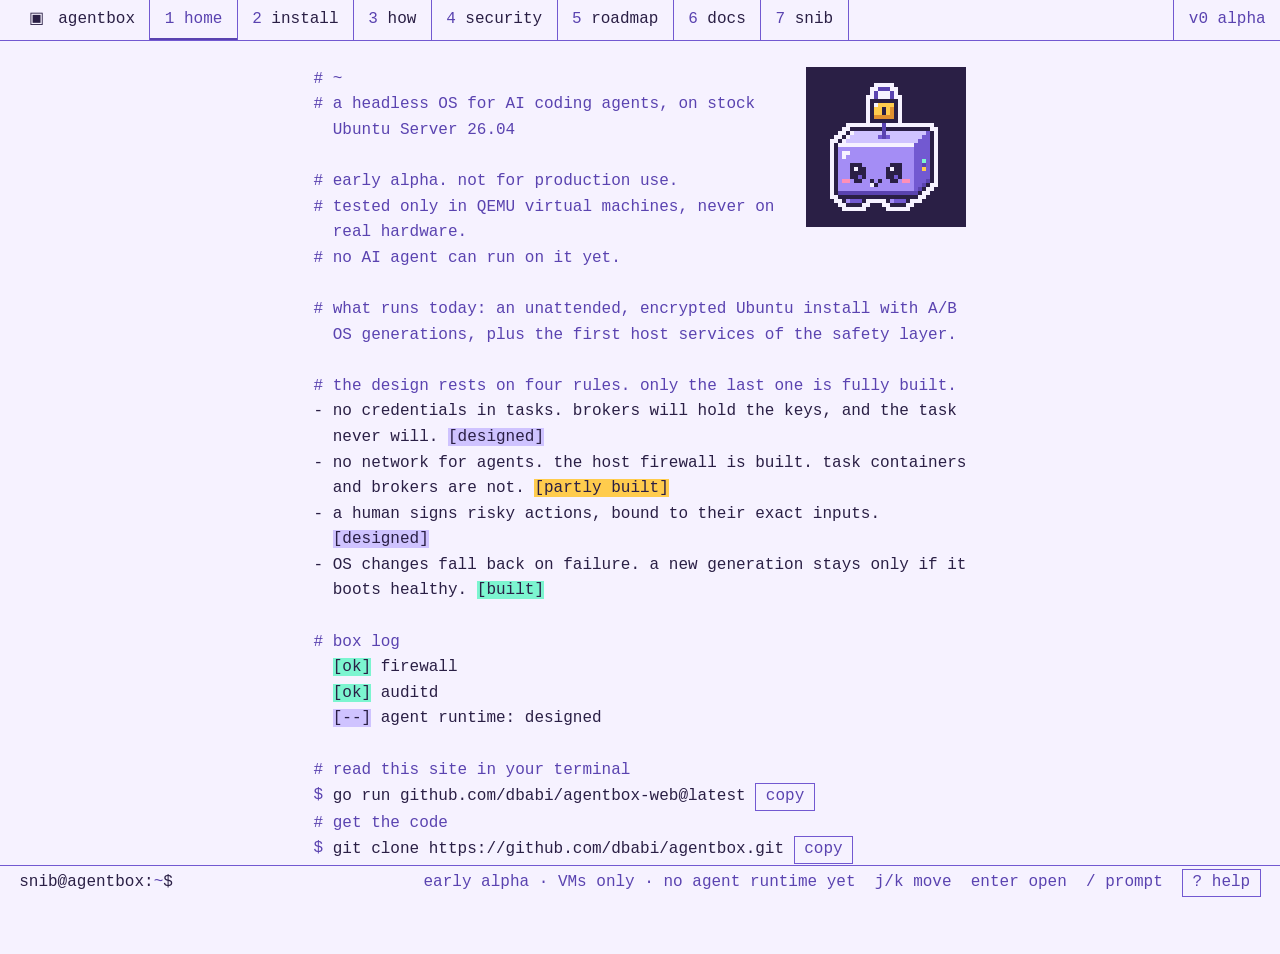
<file: web/index.html>
<!doctype html>
<html lang="en" class="no-js">
<head>
<meta charset="utf-8">
<meta name="viewport" content="width=device-width, initial-scale=1">
<meta http-equiv="Content-Security-Policy" content="default-src 'self'; img-src 'self'; script-src 'self'; style-src 'self'; object-src 'none'; base-uri 'none'">
<meta name="color-scheme" content="dark light">
<meta name="referrer" content="no-referrer">
<title>agentbox: early alpha</title>
<meta name="description" content="a headless OS for AI coding agents, on stock Ubuntu Server 26.04">
<meta property="og:title" content="agentbox: early alpha">
<meta property="og:description" content="a headless OS for AI coding agents, on stock Ubuntu Server 26.04">
<meta property="og:image" content="https://dbabi.github.io/agentbox-web/social-preview.png">
<link rel="icon" type="image/png" sizes="32x32" href="favicon-32.png">
<link rel="icon" type="image/png" sizes="16x16" href="favicon-16.png">
<link rel="stylesheet" href="style.css">
<script src="keys.js" defer></script>
</head>
<body data-cmd="go run github.com/dbabi/agentbox-web@latest">
<a class="skip" href="#main">skip to content</a>
<header class="top">
<nav aria-label="pages"><ul>
<li class="brand"><span aria-hidden="true">▣</span> agentbox</li>
<li><a href="./" data-slug="home" aria-current="page"><span class="k" aria-hidden="true">1</span>home</a></li>
<li><a href="install/" data-slug="install"><span class="k" aria-hidden="true">2</span>install</a></li>
<li><a href="how/" data-slug="how"><span class="k" aria-hidden="true">3</span>how</a></li>
<li><a href="security/" data-slug="security"><span class="k" aria-hidden="true">4</span>security</a></li>
<li><a href="roadmap/" data-slug="roadmap"><span class="k" aria-hidden="true">5</span>roadmap</a></li>
<li><a href="docs/" data-slug="docs"><span class="k" aria-hidden="true">6</span>docs</a></li>
<li><a href="snib/" data-slug="snib"><span class="k" aria-hidden="true">7</span>snib</a></li>
<li class="ver">v0 alpha</li>
</ul></nav>
</header>
<main id="main" tabindex="-1">
<figure class="snib"><svg xmlns="http://www.w3.org/2000/svg" viewBox="0 0 32 32" width="128" height="128" shape-rendering="crispEdges" role="img"><title>Snib, the agentbox mascot: a purple box with feet and a gold padlock on its antenna</title><path fill="#f6f2ff" d="M13 0h5v1h-5zM12 1h2v1h-2zM17 1h2v1h-2zM12 2h1v1h-1zM14 2h3v1h-3zM18 2h1v1h-1zM11 3h2v1h-2zM14 3h3v1h-3zM18 3h2v1h-2zM11 4h1v1h-1zM19 4h1v1h-1zM11 5h1v1h-1zM19 5h1v1h-1zM11 6h1v1h-1zM19 6h1v1h-1zM11 7h1v1h-1zM19 7h1v1h-1zM11 8h1v1h-1zM19 8h1v1h-1zM11 9h1v1h-1zM19 9h1v1h-1zM6 10h9v1h-9zM16 10h12v1h-12zM5 11h2v1h-2zM27 11h2v1h-2zM4 12h2v1h-2zM28 12h1v1h-1zM3 13h2v1h-2zM28 13h1v1h-1zM2 14h2v1h-2zM28 14h1v1h-1zM2 15h1v1h-1zM28 15h1v1h-1zM2 16h1v1h-1zM28 16h1v1h-1zM2 17h1v1h-1zM28 17h1v1h-1zM2 18h1v1h-1zM28 18h1v1h-1zM2 19h1v1h-1zM28 19h1v1h-1zM2 20h1v1h-1zM28 20h1v1h-1zM2 21h1v1h-1zM28 21h1v1h-1zM2 22h1v1h-1zM28 22h1v1h-1zM2 23h1v1h-1zM28 23h1v1h-1zM2 24h1v1h-1zM28 24h1v1h-1zM2 25h1v1h-1zM27 25h2v1h-2zM2 26h1v1h-1zM26 26h2v1h-2zM2 27h1v1h-1zM25 27h2v1h-2zM2 28h2v1h-2zM24 28h2v1h-2zM3 29h2v1h-2zM11 29h5v1h-5zM22 29h3v1h-3zM4 30h2v1h-2zM10 30h2v1h-2zM15 30h2v1h-2zM21 30h2v1h-2zM5 31h6v1h-6zM16 31h6v1h-6z"/><path fill="#5a43b0" d="M14 1h3v1h-3zM13 2h1v1h-1zM17 2h1v1h-1zM13 3h1v1h-1zM17 3h1v1h-1zM15 10h1v1h-1zM15 11h1v1h-1zM15 12h1v1h-1zM15 13h1v1h-1zM25 20h1v1h-1zM26 24h1v1h-1zM25 25h1v1h-1zM24 26h1v1h-1zM4 27h20v1h-20z"/><path fill="#2a1f45" d="M12 4h7v1h-7zM12 5h1v1h-1zM18 5h1v1h-1zM12 6h1v1h-1zM15 6h1v1h-1zM18 6h1v1h-1zM12 7h1v1h-1zM15 7h1v1h-1zM18 7h1v1h-1zM12 8h1v1h-1zM18 8h1v1h-1zM12 9h7v1h-7zM7 11h8v1h-8zM16 11h11v1h-11zM6 12h1v1h-1zM27 12h1v1h-1zM5 13h1v1h-1zM27 13h1v1h-1zM4 14h1v1h-1zM27 14h1v1h-1zM3 15h1v1h-1zM27 15h1v1h-1zM3 16h1v1h-1zM27 16h1v1h-1zM3 17h1v1h-1zM27 17h1v1h-1zM3 18h1v1h-1zM27 18h1v1h-1zM3 19h1v1h-1zM27 19h1v1h-1zM3 20h1v1h-1zM7 20h3v1h-3zM17 20h3v1h-3zM27 20h1v1h-1zM3 21h1v1h-1zM7 21h1v1h-1zM9 21h2v1h-2zM16 21h1v1h-1zM18 21h2v1h-2zM27 21h1v1h-1zM3 22h1v1h-1zM7 22h4v1h-4zM16 22h4v1h-4zM27 22h1v1h-1zM3 23h1v1h-1zM7 23h2v1h-2zM10 23h1v1h-1zM16 23h2v1h-2zM19 23h1v1h-1zM27 23h1v1h-1zM3 24h1v1h-1zM8 24h2v1h-2zM12 24h1v1h-1zM14 24h1v1h-1zM17 24h2v1h-2zM27 24h1v1h-1zM3 25h1v1h-1zM13 25h1v1h-1zM26 25h1v1h-1zM3 26h1v1h-1zM25 26h1v1h-1zM3 27h1v1h-1zM24 27h1v1h-1zM4 28h20v1h-20zM5 29h1v1h-1zM10 29h1v1h-1zM16 29h1v1h-1zM21 29h1v1h-1zM6 30h4v1h-4zM17 30h4v1h-4z"/><path fill="#f6f2ff" d="M13 5h1v1h-1zM7 12h1v1h-1zM6 13h1v1h-1zM5 14h1v1h-1zM4 15h19v1h-19zM5 17h2v1h-2zM5 18h1v1h-1zM8 21h1v1h-1zM17 21h1v1h-1zM12 25h1v1h-1z"/><path fill="#ffcc4d" d="M14 5h4v1h-4zM13 6h2v1h-2zM16 6h1v1h-1zM13 7h2v1h-2zM16 7h1v1h-1zM25 21h1v1h-1z"/><path fill="#e0902f" d="M17 6h1v1h-1zM17 7h1v1h-1zM13 8h5v1h-5z"/><path fill="#cfc3ff" d="M8 12h7v1h-7zM16 12h10v1h-10zM7 13h7v1h-7zM17 13h8v1h-8zM6 14h18v1h-18z"/><path fill="#7259d1" d="M26 12h1v1h-1zM14 13h1v1h-1zM16 13h1v1h-1zM25 13h2v1h-2zM24 14h3v1h-3zM23 15h4v1h-4zM23 16h4v1h-4zM23 17h4v1h-4zM23 18h4v1h-4zM23 19h2v1h-2zM26 19h1v1h-1zM23 20h2v1h-2zM26 20h1v1h-1zM23 21h2v1h-2zM26 21h1v1h-1zM23 22h4v1h-4zM9 23h1v1h-1zM18 23h1v1h-1zM23 23h4v1h-4zM23 24h3v1h-3zM23 25h2v1h-2zM23 26h1v1h-1zM7 29h3v1h-3zM18 29h3v1h-3z"/><path fill="#a48df5" d="M4 16h19v1h-19zM4 17h1v1h-1zM7 17h16v1h-16zM4 18h1v1h-1zM6 18h17v1h-17zM4 19h19v1h-19zM4 20h3v1h-3zM10 20h7v1h-7zM20 20h3v1h-3zM4 21h3v1h-3zM11 21h5v1h-5zM20 21h3v1h-3zM4 22h3v1h-3zM11 22h5v1h-5zM20 22h3v1h-3zM4 23h3v1h-3zM11 23h5v1h-5zM20 23h3v1h-3zM4 24h1v1h-1zM7 24h1v1h-1zM10 24h2v1h-2zM13 24h1v1h-1zM15 24h2v1h-2zM19 24h1v1h-1zM22 24h1v1h-1zM4 25h8v1h-8zM14 25h9v1h-9zM4 26h19v1h-19zM6 29h1v1h-1zM17 29h1v1h-1z"/><path fill="#7cf5d0" d="M25 19h1v1h-1z"/><path fill="#ff8fb8" d="M5 24h2v1h-2zM20 24h2v1h-2z"/></svg></figure>
<h1 class="ln c" tabindex="-1">~</h1>
<p class="ln c" tabindex="-1">a headless OS for AI coding agents, on stock Ubuntu Server 26.04</p>
<div class="gap"></div>
<p class="ln c" tabindex="-1">early alpha. not for production use.</p>
<p class="ln c" tabindex="-1">tested only in QEMU virtual machines, never on real hardware.</p>
<p class="ln c" tabindex="-1">no AI agent can run on it yet.</p>
<div class="gap"></div>
<p class="ln c" tabindex="-1">what runs today: an unattended, encrypted Ubuntu install with A/B OS generations, plus the first host services of the safety layer.</p>
<div class="gap"></div>
<p class="ln c" tabindex="-1">the design rests on four rules. only the last one is fully built.</p>
<ul class="b">
<li class="ln" tabindex="-1">no credentials in tasks. brokers will hold the keys, and the task never will. <span class="tag t-dim">[designed]</span></li>
<li class="ln" tabindex="-1">no network for agents. the host firewall is built. task containers and brokers are not. <span class="tag t-next">[partly built]</span></li>
<li class="ln" tabindex="-1">a human signs risky actions, bound to their exact inputs. <span class="tag t-dim">[designed]</span></li>
<li class="ln" tabindex="-1">OS changes fall back on failure. a new generation stays only if it boots healthy. <span class="tag t-ok">[built]</span></li>
</ul>
<div class="gap"></div>
<p class="ln c" tabindex="-1">box log</p>
<p class="ln" tabindex="-1"><span class="tag t-ok">[ok]</span> firewall</p>
<p class="ln" tabindex="-1"><span class="tag t-ok">[ok]</span> auditd</p>
<p class="ln" tabindex="-1"><span class="tag t-dim">[--]</span> agent runtime: designed</p>
<div class="gap"></div>
<p class="ln c" tabindex="-1">read this site in your terminal</p>
<div class="ln cmd" tabindex="-1"><pre><code>go run github.com/<wbr>dbabi/<wbr>agentbox-web@latest</code></pre> <button type="button" class="js copy" aria-label="copy command" hidden>copy</button></div>
<p class="ln c" tabindex="-1">get the code</p>
<div class="ln cmd" tabindex="-1"><pre><code>git clone https:/<wbr>/<wbr>github.com/<wbr>dbabi/<wbr>agentbox.git</code></pre> <button type="button" class="js copy" aria-label="copy command" hidden>copy</button></div>
</main>
<footer class="bot">
<p id="out" class="out" aria-live="polite"></p>
<div class="row">
<label for="prompt" class="ps"><span class="u">snib@agentbox</span><span class="at">:</span><span class="w">~</span>$</label>
<span class="field"><input id="prompt" maxlength="64" autocomplete="off" autocapitalize="off" spellcheck="false" aria-describedby="out"><span class="caret" aria-hidden="true"></span></span>
<span class="chip">early alpha · VMs only · no agent runtime yet</span>
<span class="hints" aria-hidden="true">j/k move  enter open  / prompt</span>
<button type="button" class="js hb" id="helpbtn" hidden>? help</button>
</div>
</footer>
<dialog id="help" aria-labelledby="help-h">
<h2 id="help-h"># keys</h2>
<dl>
<dt>1-7</dt><dd>jump to a tab</dd>
<dt>h l, ← →, [ ]</dt><dd>previous or next tab</dd>
<dt>j k, ↓ ↑</dt><dd>move the line cursor</dd>
<dt>g G</dt><dd>top or bottom</dd>
<dt>space</dt><dd>page down</dd>
<dt>enter</dt><dd>open a link, or copy a $ line</dd>
<dt>c</dt><dd>copy go run github.com/dbabi/agentbox-web@latest</dd>
<dt>/ or :</dt><dd>focus the prompt: try help, ls, cd security, keys off</dd>
<dt>esc</dt><dd>leave the prompt, close help</dd>
<dt>?</dt><dd>this help</dd>
<dt>m</dt><dd>pause or play motion</dd>
</dl>
<p># single-key shortcuts never fire in the prompt or with ctrl, alt or cmd held.</p>
<p><button type="button" id="keys">keys: on</button> <span class="dim">turn them off if they get in your way. saved in this browser.</span></p>
<form method="dialog"><button>close (esc)</button></form>
</dialog>
</body>
</html>
</file>
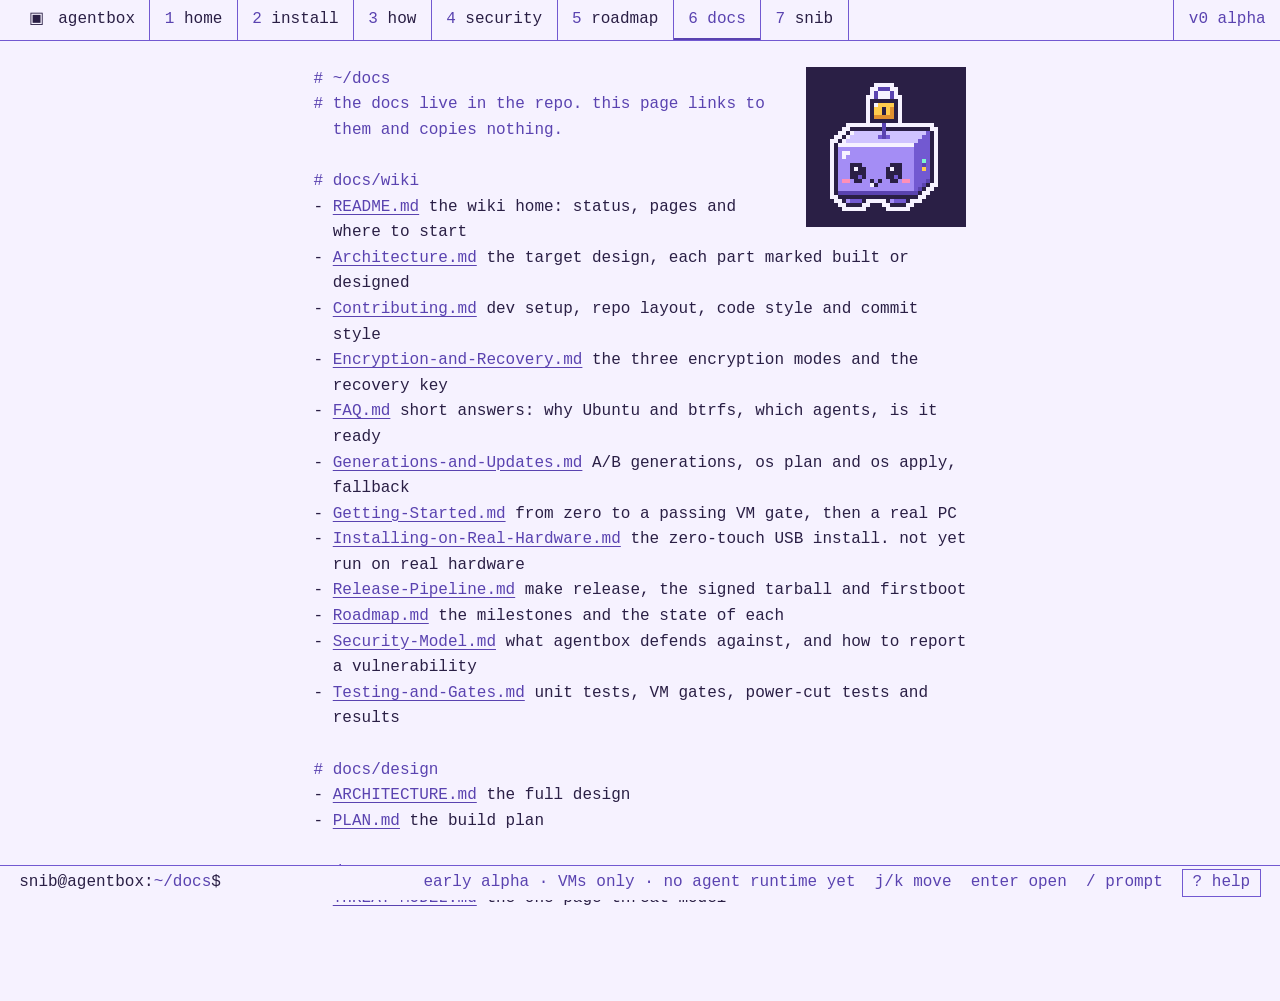
<file: web/docs/index.html>
<!doctype html>
<html lang="en" class="no-js">
<head>
<meta charset="utf-8">
<meta name="viewport" content="width=device-width, initial-scale=1">
<meta http-equiv="Content-Security-Policy" content="default-src 'self'; img-src 'self'; script-src 'self'; style-src 'self'; object-src 'none'; base-uri 'none'">
<meta name="color-scheme" content="dark light">
<meta name="referrer" content="no-referrer">
<title>docs · agentbox</title>
<meta name="description" content="the docs live in the repo. this page links to them and copies nothing.">
<meta property="og:title" content="docs · agentbox">
<meta property="og:description" content="the docs live in the repo. this page links to them and copies nothing.">
<meta property="og:image" content="https://dbabi.github.io/agentbox-web/social-preview.png">
<link rel="icon" type="image/png" sizes="32x32" href="../favicon-32.png">
<link rel="icon" type="image/png" sizes="16x16" href="../favicon-16.png">
<link rel="stylesheet" href="../style.css">
<script src="../keys.js" defer></script>
</head>
<body data-cmd="go run github.com/dbabi/agentbox-web@latest">
<a class="skip" href="#main">skip to content</a>
<header class="top">
<nav aria-label="pages"><ul>
<li class="brand"><span aria-hidden="true">▣</span> agentbox</li>
<li><a href="../" data-slug="home"><span class="k" aria-hidden="true">1</span>home</a></li>
<li><a href="../install/" data-slug="install"><span class="k" aria-hidden="true">2</span>install</a></li>
<li><a href="../how/" data-slug="how"><span class="k" aria-hidden="true">3</span>how</a></li>
<li><a href="../security/" data-slug="security"><span class="k" aria-hidden="true">4</span>security</a></li>
<li><a href="../roadmap/" data-slug="roadmap"><span class="k" aria-hidden="true">5</span>roadmap</a></li>
<li><a href="../docs/" data-slug="docs" aria-current="page"><span class="k" aria-hidden="true">6</span>docs</a></li>
<li><a href="../snib/" data-slug="snib"><span class="k" aria-hidden="true">7</span>snib</a></li>
<li class="ver">v0 alpha</li>
</ul></nav>
</header>
<main id="main" tabindex="-1">
<figure class="snib"><svg xmlns="http://www.w3.org/2000/svg" viewBox="0 0 32 32" width="128" height="128" shape-rendering="crispEdges" role="img"><title>Snib, the agentbox mascot: a purple box with feet and a gold padlock on its antenna</title><path fill="#f6f2ff" d="M13 0h5v1h-5zM12 1h2v1h-2zM17 1h2v1h-2zM12 2h1v1h-1zM14 2h3v1h-3zM18 2h1v1h-1zM11 3h2v1h-2zM14 3h3v1h-3zM18 3h2v1h-2zM11 4h1v1h-1zM19 4h1v1h-1zM11 5h1v1h-1zM19 5h1v1h-1zM11 6h1v1h-1zM19 6h1v1h-1zM11 7h1v1h-1zM19 7h1v1h-1zM11 8h1v1h-1zM19 8h1v1h-1zM11 9h1v1h-1zM19 9h1v1h-1zM6 10h9v1h-9zM16 10h12v1h-12zM5 11h2v1h-2zM27 11h2v1h-2zM4 12h2v1h-2zM28 12h1v1h-1zM3 13h2v1h-2zM28 13h1v1h-1zM2 14h2v1h-2zM28 14h1v1h-1zM2 15h1v1h-1zM28 15h1v1h-1zM2 16h1v1h-1zM28 16h1v1h-1zM2 17h1v1h-1zM28 17h1v1h-1zM2 18h1v1h-1zM28 18h1v1h-1zM2 19h1v1h-1zM28 19h1v1h-1zM2 20h1v1h-1zM28 20h1v1h-1zM2 21h1v1h-1zM28 21h1v1h-1zM2 22h1v1h-1zM28 22h1v1h-1zM2 23h1v1h-1zM28 23h1v1h-1zM2 24h1v1h-1zM28 24h1v1h-1zM2 25h1v1h-1zM27 25h2v1h-2zM2 26h1v1h-1zM26 26h2v1h-2zM2 27h1v1h-1zM25 27h2v1h-2zM2 28h2v1h-2zM24 28h2v1h-2zM3 29h2v1h-2zM11 29h5v1h-5zM22 29h3v1h-3zM4 30h2v1h-2zM10 30h2v1h-2zM15 30h2v1h-2zM21 30h2v1h-2zM5 31h6v1h-6zM16 31h6v1h-6z"/><path fill="#5a43b0" d="M14 1h3v1h-3zM13 2h1v1h-1zM17 2h1v1h-1zM13 3h1v1h-1zM17 3h1v1h-1zM15 10h1v1h-1zM15 11h1v1h-1zM15 12h1v1h-1zM15 13h1v1h-1zM25 20h1v1h-1zM26 24h1v1h-1zM25 25h1v1h-1zM24 26h1v1h-1zM4 27h20v1h-20z"/><path fill="#2a1f45" d="M12 4h7v1h-7zM12 5h1v1h-1zM18 5h1v1h-1zM12 6h1v1h-1zM15 6h1v1h-1zM18 6h1v1h-1zM12 7h1v1h-1zM15 7h1v1h-1zM18 7h1v1h-1zM12 8h1v1h-1zM18 8h1v1h-1zM12 9h7v1h-7zM7 11h8v1h-8zM16 11h11v1h-11zM6 12h1v1h-1zM27 12h1v1h-1zM5 13h1v1h-1zM27 13h1v1h-1zM4 14h1v1h-1zM27 14h1v1h-1zM3 15h1v1h-1zM27 15h1v1h-1zM3 16h1v1h-1zM27 16h1v1h-1zM3 17h1v1h-1zM27 17h1v1h-1zM3 18h1v1h-1zM27 18h1v1h-1zM3 19h1v1h-1zM27 19h1v1h-1zM3 20h1v1h-1zM7 20h3v1h-3zM17 20h3v1h-3zM27 20h1v1h-1zM3 21h1v1h-1zM7 21h1v1h-1zM9 21h2v1h-2zM16 21h1v1h-1zM18 21h2v1h-2zM27 21h1v1h-1zM3 22h1v1h-1zM7 22h4v1h-4zM16 22h4v1h-4zM27 22h1v1h-1zM3 23h1v1h-1zM7 23h2v1h-2zM10 23h1v1h-1zM16 23h2v1h-2zM19 23h1v1h-1zM27 23h1v1h-1zM3 24h1v1h-1zM8 24h2v1h-2zM12 24h1v1h-1zM14 24h1v1h-1zM17 24h2v1h-2zM27 24h1v1h-1zM3 25h1v1h-1zM13 25h1v1h-1zM26 25h1v1h-1zM3 26h1v1h-1zM25 26h1v1h-1zM3 27h1v1h-1zM24 27h1v1h-1zM4 28h20v1h-20zM5 29h1v1h-1zM10 29h1v1h-1zM16 29h1v1h-1zM21 29h1v1h-1zM6 30h4v1h-4zM17 30h4v1h-4z"/><path fill="#f6f2ff" d="M13 5h1v1h-1zM7 12h1v1h-1zM6 13h1v1h-1zM5 14h1v1h-1zM4 15h19v1h-19zM5 17h2v1h-2zM5 18h1v1h-1zM8 21h1v1h-1zM17 21h1v1h-1zM12 25h1v1h-1z"/><path fill="#ffcc4d" d="M14 5h4v1h-4zM13 6h2v1h-2zM16 6h1v1h-1zM13 7h2v1h-2zM16 7h1v1h-1zM25 21h1v1h-1z"/><path fill="#e0902f" d="M17 6h1v1h-1zM17 7h1v1h-1zM13 8h5v1h-5z"/><path fill="#cfc3ff" d="M8 12h7v1h-7zM16 12h10v1h-10zM7 13h7v1h-7zM17 13h8v1h-8zM6 14h18v1h-18z"/><path fill="#7259d1" d="M26 12h1v1h-1zM14 13h1v1h-1zM16 13h1v1h-1zM25 13h2v1h-2zM24 14h3v1h-3zM23 15h4v1h-4zM23 16h4v1h-4zM23 17h4v1h-4zM23 18h4v1h-4zM23 19h2v1h-2zM26 19h1v1h-1zM23 20h2v1h-2zM26 20h1v1h-1zM23 21h2v1h-2zM26 21h1v1h-1zM23 22h4v1h-4zM9 23h1v1h-1zM18 23h1v1h-1zM23 23h4v1h-4zM23 24h3v1h-3zM23 25h2v1h-2zM23 26h1v1h-1zM7 29h3v1h-3zM18 29h3v1h-3z"/><path fill="#a48df5" d="M4 16h19v1h-19zM4 17h1v1h-1zM7 17h16v1h-16zM4 18h1v1h-1zM6 18h17v1h-17zM4 19h19v1h-19zM4 20h3v1h-3zM10 20h7v1h-7zM20 20h3v1h-3zM4 21h3v1h-3zM11 21h5v1h-5zM20 21h3v1h-3zM4 22h3v1h-3zM11 22h5v1h-5zM20 22h3v1h-3zM4 23h3v1h-3zM11 23h5v1h-5zM20 23h3v1h-3zM4 24h1v1h-1zM7 24h1v1h-1zM10 24h2v1h-2zM13 24h1v1h-1zM15 24h2v1h-2zM19 24h1v1h-1zM22 24h1v1h-1zM4 25h8v1h-8zM14 25h9v1h-9zM4 26h19v1h-19zM6 29h1v1h-1zM17 29h1v1h-1z"/><path fill="#7cf5d0" d="M25 19h1v1h-1z"/><path fill="#ff8fb8" d="M5 24h2v1h-2zM20 24h2v1h-2z"/></svg></figure>
<h1 class="ln c" tabindex="-1">~/docs</h1>
<p class="ln c" tabindex="-1">the docs live in the repo. this page links to them and copies nothing.</p>
<div class="gap"></div>
<p class="ln c" tabindex="-1">docs/wiki</p>
<ul class="b">
<li class="ln" tabindex="-1"><a href="https://github.com/dbabi/agentbox/blob/main/docs/wiki/README.md">README.md</a> the wiki home: status, pages and where to start</li>
<li class="ln" tabindex="-1"><a href="https://github.com/dbabi/agentbox/blob/main/docs/wiki/Architecture.md">Architecture.md</a> the target design, each part marked built or designed</li>
<li class="ln" tabindex="-1"><a href="https://github.com/dbabi/agentbox/blob/main/docs/wiki/Contributing.md">Contributing.md</a> dev setup, repo layout, code style and commit style</li>
<li class="ln" tabindex="-1"><a href="https://github.com/dbabi/agentbox/blob/main/docs/wiki/Encryption-and-Recovery.md">Encryption-and-Recovery.md</a> the three encryption modes and the recovery key</li>
<li class="ln" tabindex="-1"><a href="https://github.com/dbabi/agentbox/blob/main/docs/wiki/FAQ.md">FAQ.md</a> short answers: why Ubuntu and btrfs, which agents, is it ready</li>
<li class="ln" tabindex="-1"><a href="https://github.com/dbabi/agentbox/blob/main/docs/wiki/Generations-and-Updates.md">Generations-and-Updates.md</a> A/B generations, os plan and os apply, fallback</li>
<li class="ln" tabindex="-1"><a href="https://github.com/dbabi/agentbox/blob/main/docs/wiki/Getting-Started.md">Getting-Started.md</a> from zero to a passing VM gate, then a real PC</li>
<li class="ln" tabindex="-1"><a href="https://github.com/dbabi/agentbox/blob/main/docs/wiki/Installing-on-Real-Hardware.md">Installing-on-Real-Hardware.md</a> the zero-touch USB install. not yet run on real hardware</li>
<li class="ln" tabindex="-1"><a href="https://github.com/dbabi/agentbox/blob/main/docs/wiki/Release-Pipeline.md">Release-Pipeline.md</a> make release, the signed tarball and firstboot</li>
<li class="ln" tabindex="-1"><a href="https://github.com/dbabi/agentbox/blob/main/docs/wiki/Roadmap.md">Roadmap.md</a> the milestones and the state of each</li>
<li class="ln" tabindex="-1"><a href="https://github.com/dbabi/agentbox/blob/main/docs/wiki/Security-Model.md">Security-Model.md</a> what agentbox defends against, and how to report a vulnerability</li>
<li class="ln" tabindex="-1"><a href="https://github.com/dbabi/agentbox/blob/main/docs/wiki/Testing-and-Gates.md">Testing-and-Gates.md</a> unit tests, VM gates, power-cut tests and results</li>
</ul>
<div class="gap"></div>
<p class="ln c" tabindex="-1">docs/design</p>
<ul class="b">
<li class="ln" tabindex="-1"><a href="https://github.com/dbabi/agentbox/blob/main/docs/design/ARCHITECTURE.md">ARCHITECTURE.md</a> the full design</li>
<li class="ln" tabindex="-1"><a href="https://github.com/dbabi/agentbox/blob/main/docs/design/PLAN.md">PLAN.md</a> the build plan</li>
</ul>
<div class="gap"></div>
<p class="ln c" tabindex="-1">docs</p>
<ul class="b">
<li class="ln" tabindex="-1"><a href="https://github.com/dbabi/agentbox/blob/main/docs/THREAT-MODEL.md">THREAT-MODEL.md</a> the one-page threat model</li>
</ul>
</main>
<footer class="bot">
<p id="out" class="out" aria-live="polite"></p>
<div class="row">
<label for="prompt" class="ps"><span class="u">snib@agentbox</span><span class="at">:</span><span class="w">~/docs</span>$</label>
<span class="field"><input id="prompt" maxlength="64" autocomplete="off" autocapitalize="off" spellcheck="false" aria-describedby="out"><span class="caret" aria-hidden="true"></span></span>
<span class="chip">early alpha · VMs only · no agent runtime yet</span>
<span class="hints" aria-hidden="true">j/k move  enter open  / prompt</span>
<button type="button" class="js hb" id="helpbtn" hidden>? help</button>
</div>
</footer>
<dialog id="help" aria-labelledby="help-h">
<h2 id="help-h"># keys</h2>
<dl>
<dt>1-7</dt><dd>jump to a tab</dd>
<dt>h l, ← →, [ ]</dt><dd>previous or next tab</dd>
<dt>j k, ↓ ↑</dt><dd>move the line cursor</dd>
<dt>g G</dt><dd>top or bottom</dd>
<dt>space</dt><dd>page down</dd>
<dt>enter</dt><dd>open a link, or copy a $ line</dd>
<dt>c</dt><dd>copy go run github.com/dbabi/agentbox-web@latest</dd>
<dt>/ or :</dt><dd>focus the prompt: try help, ls, cd security, keys off</dd>
<dt>esc</dt><dd>leave the prompt, close help</dd>
<dt>?</dt><dd>this help</dd>
<dt>m</dt><dd>pause or play motion</dd>
</dl>
<p># single-key shortcuts never fire in the prompt or with ctrl, alt or cmd held.</p>
<p><button type="button" id="keys">keys: on</button> <span class="dim">turn them off if they get in your way. saved in this browser.</span></p>
<form method="dialog"><button>close (esc)</button></form>
</dialog>
</body>
</html>
</file>
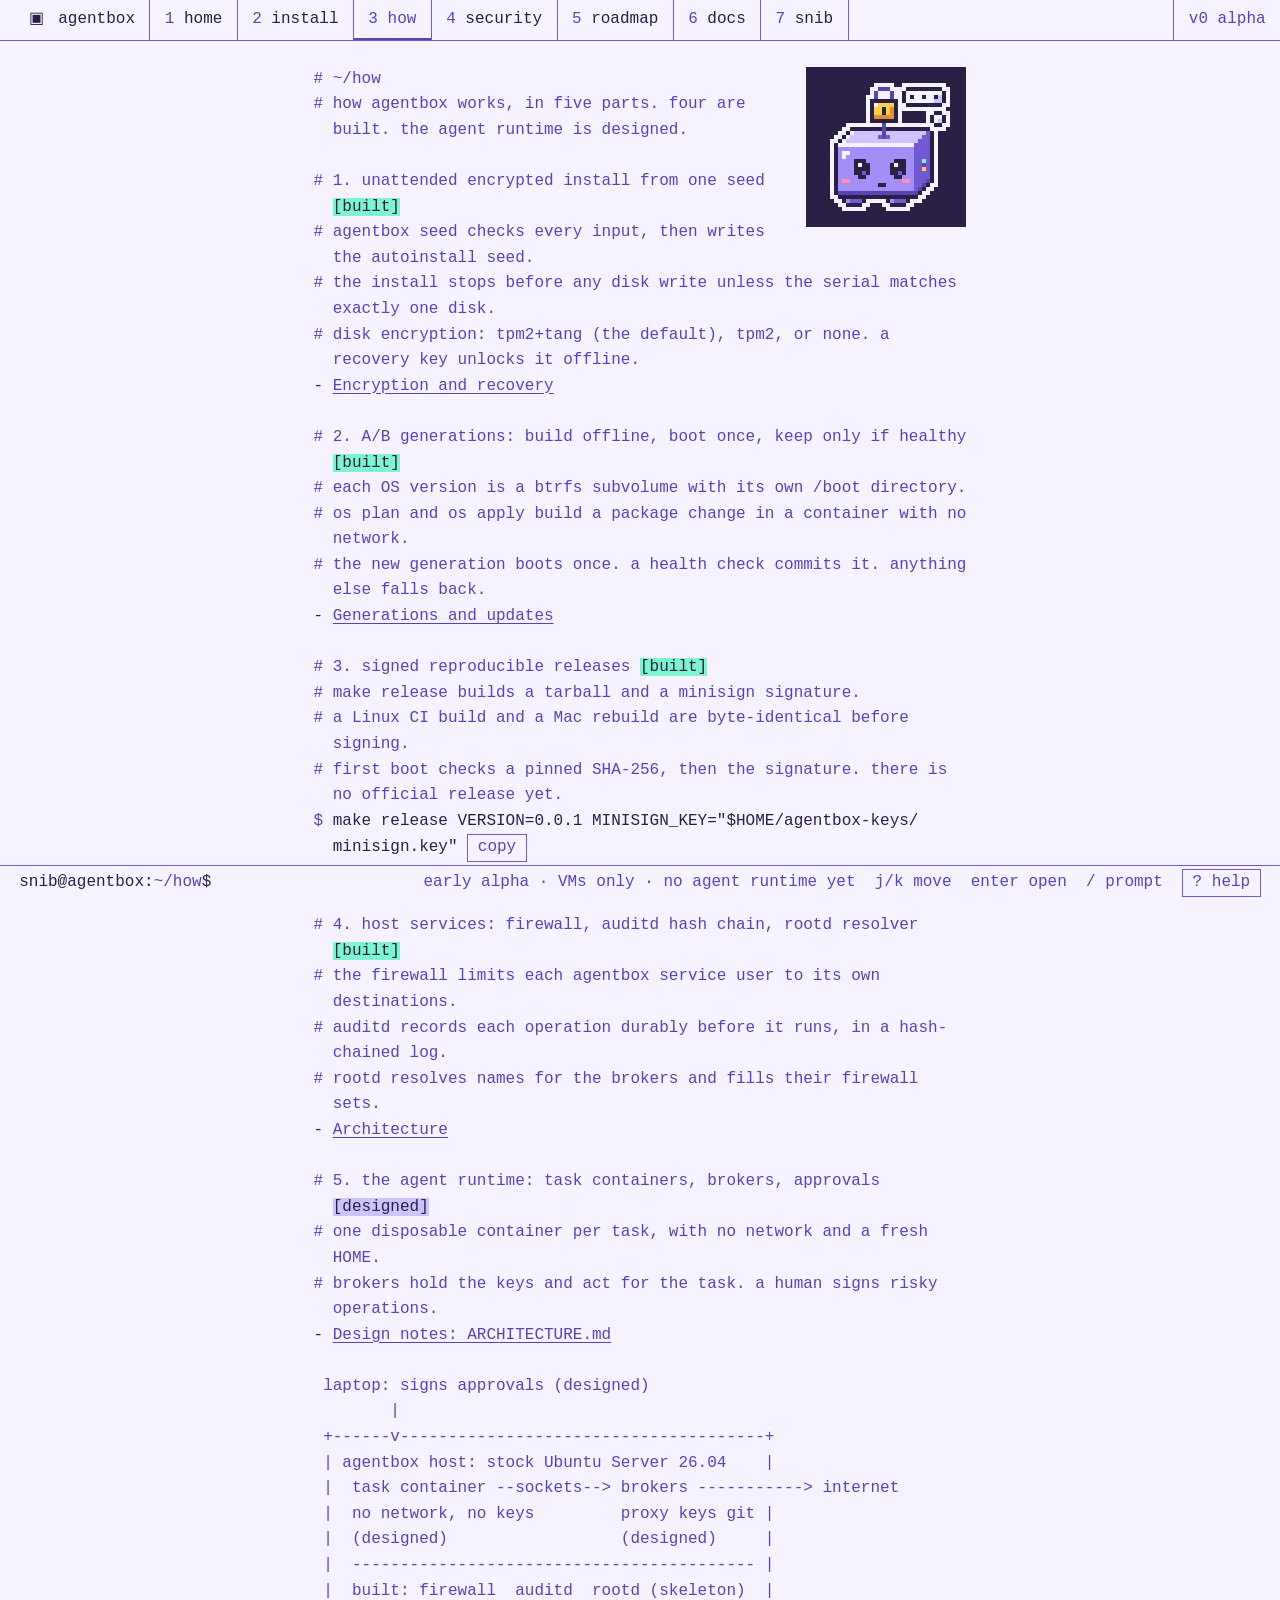
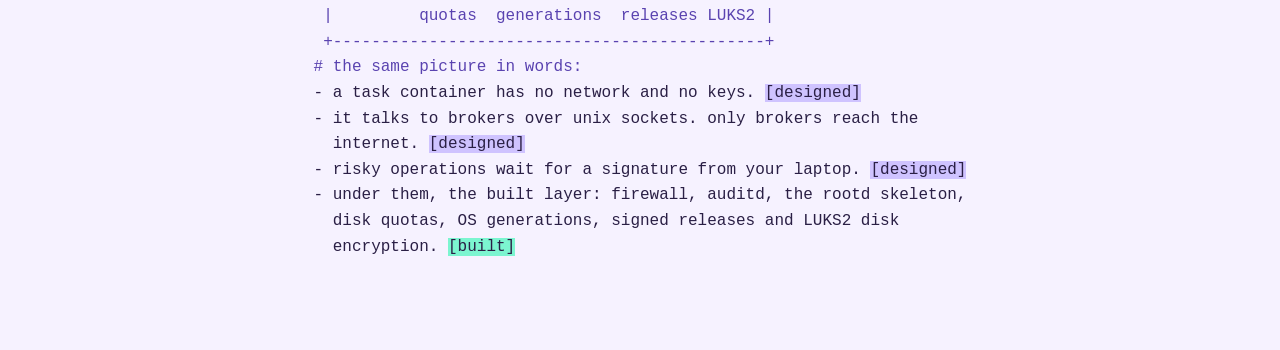
<file: web/how/index.html>
<!doctype html>
<html lang="en" class="no-js">
<head>
<meta charset="utf-8">
<meta name="viewport" content="width=device-width, initial-scale=1">
<meta http-equiv="Content-Security-Policy" content="default-src 'self'; img-src 'self'; script-src 'self'; style-src 'self'; object-src 'none'; base-uri 'none'">
<meta name="color-scheme" content="dark light">
<meta name="referrer" content="no-referrer">
<title>how · agentbox</title>
<meta name="description" content="how agentbox works, in five parts. four are built. the agent runtime is designed.">
<meta property="og:title" content="how · agentbox">
<meta property="og:description" content="how agentbox works, in five parts. four are built. the agent runtime is designed.">
<meta property="og:image" content="https://dbabi.github.io/agentbox-web/social-preview.png">
<link rel="icon" type="image/png" sizes="32x32" href="../favicon-32.png">
<link rel="icon" type="image/png" sizes="16x16" href="../favicon-16.png">
<link rel="stylesheet" href="../style.css">
<script src="../keys.js" defer></script>
</head>
<body data-cmd="go run github.com/dbabi/agentbox-web@latest">
<a class="skip" href="#main">skip to content</a>
<header class="top">
<nav aria-label="pages"><ul>
<li class="brand"><span aria-hidden="true">▣</span> agentbox</li>
<li><a href="../" data-slug="home"><span class="k" aria-hidden="true">1</span>home</a></li>
<li><a href="../install/" data-slug="install"><span class="k" aria-hidden="true">2</span>install</a></li>
<li><a href="../how/" data-slug="how" aria-current="page"><span class="k" aria-hidden="true">3</span>how</a></li>
<li><a href="../security/" data-slug="security"><span class="k" aria-hidden="true">4</span>security</a></li>
<li><a href="../roadmap/" data-slug="roadmap"><span class="k" aria-hidden="true">5</span>roadmap</a></li>
<li><a href="../docs/" data-slug="docs"><span class="k" aria-hidden="true">6</span>docs</a></li>
<li><a href="../snib/" data-slug="snib"><span class="k" aria-hidden="true">7</span>snib</a></li>
<li class="ver">v0 alpha</li>
</ul></nav>
</header>
<main id="main" tabindex="-1">
<figure class="snib"><svg xmlns="http://www.w3.org/2000/svg" viewBox="0 0 32 32" width="128" height="128" shape-rendering="crispEdges" role="img"><title>Snib, the agentbox mascot, thinking, with a thought bubble</title><path fill="#f6f2ff" d="M13 0h5v1h-5zM20 0h11v1h-11zM12 1h2v1h-2zM17 1h4v1h-4zM30 1h2v1h-2zM12 2h1v1h-1zM14 2h3v1h-3zM18 2h2v1h-2zM31 2h1v1h-1zM11 3h2v1h-2zM14 3h3v1h-3zM18 3h2v1h-2zM31 3h1v1h-1zM11 4h1v1h-1zM19 4h1v1h-1zM31 4h1v1h-1zM11 5h1v1h-1zM19 5h2v1h-2zM30 5h2v1h-2zM11 6h1v1h-1zM19 6h12v1h-12zM11 7h1v1h-1zM19 7h1v1h-1zM26 7h2v1h-2zM30 7h2v1h-2zM11 8h1v1h-1zM19 8h1v1h-1zM26 8h1v1h-1zM31 8h1v1h-1zM11 9h1v1h-1zM19 9h1v1h-1zM26 9h1v1h-1zM31 9h1v1h-1zM6 10h9v1h-9zM16 10h12v1h-12zM30 10h2v1h-2zM5 11h2v1h-2zM27 11h4v1h-4zM4 12h2v1h-2zM28 12h1v1h-1zM3 13h2v1h-2zM28 13h1v1h-1zM2 14h2v1h-2zM28 14h1v1h-1zM2 15h1v1h-1zM28 15h1v1h-1zM2 16h1v1h-1zM28 16h1v1h-1zM2 17h1v1h-1zM28 17h1v1h-1zM2 18h1v1h-1zM28 18h1v1h-1zM2 19h1v1h-1zM28 19h1v1h-1zM2 20h1v1h-1zM28 20h1v1h-1zM2 21h1v1h-1zM28 21h1v1h-1zM2 22h1v1h-1zM28 22h1v1h-1zM2 23h1v1h-1zM28 23h1v1h-1zM2 24h1v1h-1zM28 24h1v1h-1zM2 25h1v1h-1zM27 25h2v1h-2zM2 26h1v1h-1zM26 26h2v1h-2zM2 27h1v1h-1zM25 27h2v1h-2zM2 28h2v1h-2zM24 28h2v1h-2zM3 29h2v1h-2zM11 29h5v1h-5zM22 29h3v1h-3zM4 30h2v1h-2zM10 30h2v1h-2zM15 30h2v1h-2zM21 30h2v1h-2zM5 31h6v1h-6zM16 31h6v1h-6z"/><path fill="#5a43b0" d="M14 1h3v1h-3zM13 2h1v1h-1zM17 2h1v1h-1zM13 3h1v1h-1zM17 3h1v1h-1zM15 10h1v1h-1zM15 11h1v1h-1zM15 12h1v1h-1zM15 13h1v1h-1zM25 20h1v1h-1zM26 24h1v1h-1zM25 25h1v1h-1zM24 26h1v1h-1zM4 27h20v1h-20z"/><path fill="#2a1f45" d="M21 1h9v1h-9zM20 2h1v1h-1zM30 2h1v1h-1zM20 3h1v1h-1zM22 3h1v1h-1zM25 3h1v1h-1zM28 3h1v1h-1zM30 3h1v1h-1zM12 4h7v1h-7zM20 4h1v1h-1zM30 4h1v1h-1zM12 5h1v1h-1zM18 5h1v1h-1zM21 5h9v1h-9zM12 6h1v1h-1zM15 6h1v1h-1zM18 6h1v1h-1zM12 7h1v1h-1zM15 7h1v1h-1zM18 7h1v1h-1zM28 7h2v1h-2zM12 8h1v1h-1zM18 8h1v1h-1zM27 8h1v1h-1zM30 8h1v1h-1zM12 9h7v1h-7zM27 9h1v1h-1zM30 9h1v1h-1zM28 10h2v1h-2zM7 11h8v1h-8zM16 11h11v1h-11zM6 12h1v1h-1zM27 12h1v1h-1zM5 13h1v1h-1zM27 13h1v1h-1zM4 14h1v1h-1zM27 14h1v1h-1zM3 15h1v1h-1zM27 15h1v1h-1zM3 16h1v1h-1zM27 16h1v1h-1zM3 17h1v1h-1zM27 17h1v1h-1zM3 18h1v1h-1zM27 18h1v1h-1zM3 19h1v1h-1zM8 19h3v1h-3zM18 19h3v1h-3zM27 19h1v1h-1zM3 20h1v1h-1zM8 20h1v1h-1zM10 20h2v1h-2zM17 20h1v1h-1zM19 20h2v1h-2zM27 20h1v1h-1zM3 21h1v1h-1zM8 21h4v1h-4zM17 21h4v1h-4zM27 21h1v1h-1zM3 22h1v1h-1zM8 22h2v1h-2zM11 22h1v1h-1zM17 22h2v1h-2zM20 22h1v1h-1zM27 22h1v1h-1zM3 23h1v1h-1zM9 23h2v1h-2zM18 23h2v1h-2zM27 23h1v1h-1zM3 24h1v1h-1zM27 24h1v1h-1zM3 25h1v1h-1zM14 25h2v1h-2zM26 25h1v1h-1zM3 26h1v1h-1zM25 26h1v1h-1zM3 27h1v1h-1zM24 27h1v1h-1zM4 28h20v1h-20zM5 29h1v1h-1zM10 29h1v1h-1zM16 29h1v1h-1zM21 29h1v1h-1zM6 30h4v1h-4zM17 30h4v1h-4z"/><path fill="#f6f2ff" d="M21 2h9v1h-9zM21 3h1v1h-1zM23 3h2v1h-2zM26 3h2v1h-2zM21 4h7v1h-7zM13 5h1v1h-1zM28 8h2v1h-2zM28 9h1v1h-1zM7 12h1v1h-1zM6 13h1v1h-1zM5 14h1v1h-1zM4 15h19v1h-19zM5 17h2v1h-2zM5 18h1v1h-1zM9 20h1v1h-1zM18 20h1v1h-1z"/><path fill="#cfc3ff" d="M29 3h1v1h-1zM28 4h2v1h-2zM29 9h1v1h-1zM8 12h7v1h-7zM16 12h10v1h-10zM7 13h7v1h-7zM17 13h8v1h-8zM6 14h18v1h-18z"/><path fill="#ffcc4d" d="M14 5h4v1h-4zM13 6h2v1h-2zM16 6h1v1h-1zM13 7h2v1h-2zM16 7h1v1h-1zM25 21h1v1h-1z"/><path fill="#e0902f" d="M17 6h1v1h-1zM17 7h1v1h-1zM13 8h5v1h-5z"/><path fill="#7259d1" d="M26 12h1v1h-1zM14 13h1v1h-1zM16 13h1v1h-1zM25 13h2v1h-2zM24 14h3v1h-3zM23 15h4v1h-4zM23 16h4v1h-4zM23 17h4v1h-4zM23 18h4v1h-4zM23 19h2v1h-2zM26 19h1v1h-1zM23 20h2v1h-2zM26 20h1v1h-1zM23 21h2v1h-2zM26 21h1v1h-1zM10 22h1v1h-1zM19 22h1v1h-1zM23 22h4v1h-4zM23 23h4v1h-4zM23 24h3v1h-3zM23 25h2v1h-2zM23 26h1v1h-1zM7 29h3v1h-3zM18 29h3v1h-3z"/><path fill="#a48df5" d="M4 16h19v1h-19zM4 17h1v1h-1zM7 17h16v1h-16zM4 18h1v1h-1zM6 18h17v1h-17zM4 19h4v1h-4zM11 19h7v1h-7zM21 19h2v1h-2zM4 20h4v1h-4zM12 20h5v1h-5zM21 20h2v1h-2zM4 21h4v1h-4zM12 21h5v1h-5zM21 21h2v1h-2zM4 22h4v1h-4zM12 22h5v1h-5zM21 22h2v1h-2zM4 23h5v1h-5zM11 23h7v1h-7zM20 23h3v1h-3zM4 24h1v1h-1zM7 24h13v1h-13zM22 24h1v1h-1zM4 25h10v1h-10zM16 25h7v1h-7zM4 26h19v1h-19zM6 29h1v1h-1zM17 29h1v1h-1z"/><path fill="#7cf5d0" d="M25 19h1v1h-1z"/><path fill="#ff8fb8" d="M5 24h2v1h-2zM20 24h2v1h-2z"/></svg></figure>
<h1 class="ln c" tabindex="-1">~/how</h1>
<p class="ln c" tabindex="-1">how agentbox works, in five parts. four are built. the agent runtime is designed.</p>
<div class="gap"></div>
<p class="ln c" tabindex="-1">1. unattended encrypted install from one seed <span class="tag t-ok">[built]</span></p>
<p class="ln c" tabindex="-1">agentbox seed checks every input, then writes the autoinstall seed.</p>
<p class="ln c" tabindex="-1">the install stops before any disk write unless the serial matches exactly one disk.</p>
<p class="ln c" tabindex="-1">disk encryption: tpm2+tang (the default), tpm2, or none. a recovery key unlocks it offline.</p>
<ul class="b">
<li class="ln" tabindex="-1"><a href="https://github.com/dbabi/agentbox/blob/main/docs/wiki/Encryption-and-Recovery.md">Encryption and recovery</a></li>
</ul>
<div class="gap"></div>
<p class="ln c" tabindex="-1">2. A/B generations: build offline, boot once, keep only if healthy <span class="tag t-ok">[built]</span></p>
<p class="ln c" tabindex="-1">each OS version is a btrfs subvolume with its own /boot directory.</p>
<p class="ln c" tabindex="-1">os plan and os apply build a package change in a container with no network.</p>
<p class="ln c" tabindex="-1">the new generation boots once. a health check commits it. anything else falls back.</p>
<ul class="b">
<li class="ln" tabindex="-1"><a href="https://github.com/dbabi/agentbox/blob/main/docs/wiki/Generations-and-Updates.md">Generations and updates</a></li>
</ul>
<div class="gap"></div>
<p class="ln c" tabindex="-1">3. signed reproducible releases <span class="tag t-ok">[built]</span></p>
<p class="ln c" tabindex="-1">make release builds a tarball and a minisign signature.</p>
<p class="ln c" tabindex="-1">a Linux CI build and a Mac rebuild are byte-identical before signing.</p>
<p class="ln c" tabindex="-1">first boot checks a pinned SHA-256, then the signature. there is no official release yet.</p>
<div class="ln cmd" tabindex="-1"><pre><code>make release VERSION=0.0.1 MINISIGN_KEY=&#34;$HOME/<wbr>agentbox-keys/<wbr>minisign.key&#34;</code></pre> <button type="button" class="js copy" aria-label="copy command" hidden>copy</button></div>
<ul class="b">
<li class="ln" tabindex="-1"><a href="https://github.com/dbabi/agentbox/blob/main/docs/wiki/Release-Pipeline.md">Release pipeline</a></li>
</ul>
<div class="gap"></div>
<p class="ln c" tabindex="-1">4. host services: firewall, auditd hash chain, rootd resolver <span class="tag t-ok">[built]</span></p>
<p class="ln c" tabindex="-1">the firewall limits each agentbox service user to its own destinations.</p>
<p class="ln c" tabindex="-1">auditd records each operation durably before it runs, in a hash-chained log.</p>
<p class="ln c" tabindex="-1">rootd resolves names for the brokers and fills their firewall sets.</p>
<ul class="b">
<li class="ln" tabindex="-1"><a href="https://github.com/dbabi/agentbox/blob/main/docs/wiki/Architecture.md">Architecture</a></li>
</ul>
<div class="gap"></div>
<p class="ln c" tabindex="-1">5. the agent runtime: task containers, brokers, approvals <span class="tag t-dim">[designed]</span></p>
<p class="ln c" tabindex="-1">one disposable container per task, with no network and a fresh HOME.</p>
<p class="ln c" tabindex="-1">brokers hold the keys and act for the task. a human signs risky operations.</p>
<ul class="b">
<li class="ln" tabindex="-1"><a href="https://github.com/dbabi/agentbox/blob/main/docs/design/ARCHITECTURE.md">Design notes: ARCHITECTURE.md</a></li>
</ul>
<div class="gap"></div>
<figure class="pre" aria-hidden="true"><pre> laptop: signs approvals (designed)
        |
 +------v--------------------------------------+
 | agentbox host: stock Ubuntu Server 26.04    |
 |  task container --sockets--&gt; brokers -----------&gt; internet
 |  no network, no keys         proxy keys git |
 |  (designed)                  (designed)     |
 |  ------------------------------------------ |
 |  built: firewall  auditd  rootd (skeleton)  |
 |         quotas  generations  releases LUKS2 |
 +---------------------------------------------+</pre></figure>
<p class="ln c" tabindex="-1">the same picture in words:</p>
<ul class="b">
<li class="ln" tabindex="-1">a task container has no network and no keys. <span class="tag t-dim">[designed]</span></li>
<li class="ln" tabindex="-1">it talks to brokers over unix sockets. only brokers reach the internet. <span class="tag t-dim">[designed]</span></li>
<li class="ln" tabindex="-1">risky operations wait for a signature from your laptop. <span class="tag t-dim">[designed]</span></li>
<li class="ln" tabindex="-1">under them, the built layer: firewall, auditd, the rootd skeleton, disk quotas, OS generations, signed releases and LUKS2 disk encryption. <span class="tag t-ok">[built]</span></li>
</ul>
</main>
<footer class="bot">
<p id="out" class="out" aria-live="polite"></p>
<div class="row">
<label for="prompt" class="ps"><span class="u">snib@agentbox</span><span class="at">:</span><span class="w">~/how</span>$</label>
<span class="field"><input id="prompt" maxlength="64" autocomplete="off" autocapitalize="off" spellcheck="false" aria-describedby="out"><span class="caret" aria-hidden="true"></span></span>
<span class="chip">early alpha · VMs only · no agent runtime yet</span>
<span class="hints" aria-hidden="true">j/k move  enter open  / prompt</span>
<button type="button" class="js hb" id="helpbtn" hidden>? help</button>
</div>
</footer>
<dialog id="help" aria-labelledby="help-h">
<h2 id="help-h"># keys</h2>
<dl>
<dt>1-7</dt><dd>jump to a tab</dd>
<dt>h l, ← →, [ ]</dt><dd>previous or next tab</dd>
<dt>j k, ↓ ↑</dt><dd>move the line cursor</dd>
<dt>g G</dt><dd>top or bottom</dd>
<dt>space</dt><dd>page down</dd>
<dt>enter</dt><dd>open a link, or copy a $ line</dd>
<dt>c</dt><dd>copy go run github.com/dbabi/agentbox-web@latest</dd>
<dt>/ or :</dt><dd>focus the prompt: try help, ls, cd security, keys off</dd>
<dt>esc</dt><dd>leave the prompt, close help</dd>
<dt>?</dt><dd>this help</dd>
<dt>m</dt><dd>pause or play motion</dd>
</dl>
<p># single-key shortcuts never fire in the prompt or with ctrl, alt or cmd held.</p>
<p><button type="button" id="keys">keys: on</button> <span class="dim">turn them off if they get in your way. saved in this browser.</span></p>
<form method="dialog"><button>close (esc)</button></form>
</dialog>
</body>
</html>
</file>
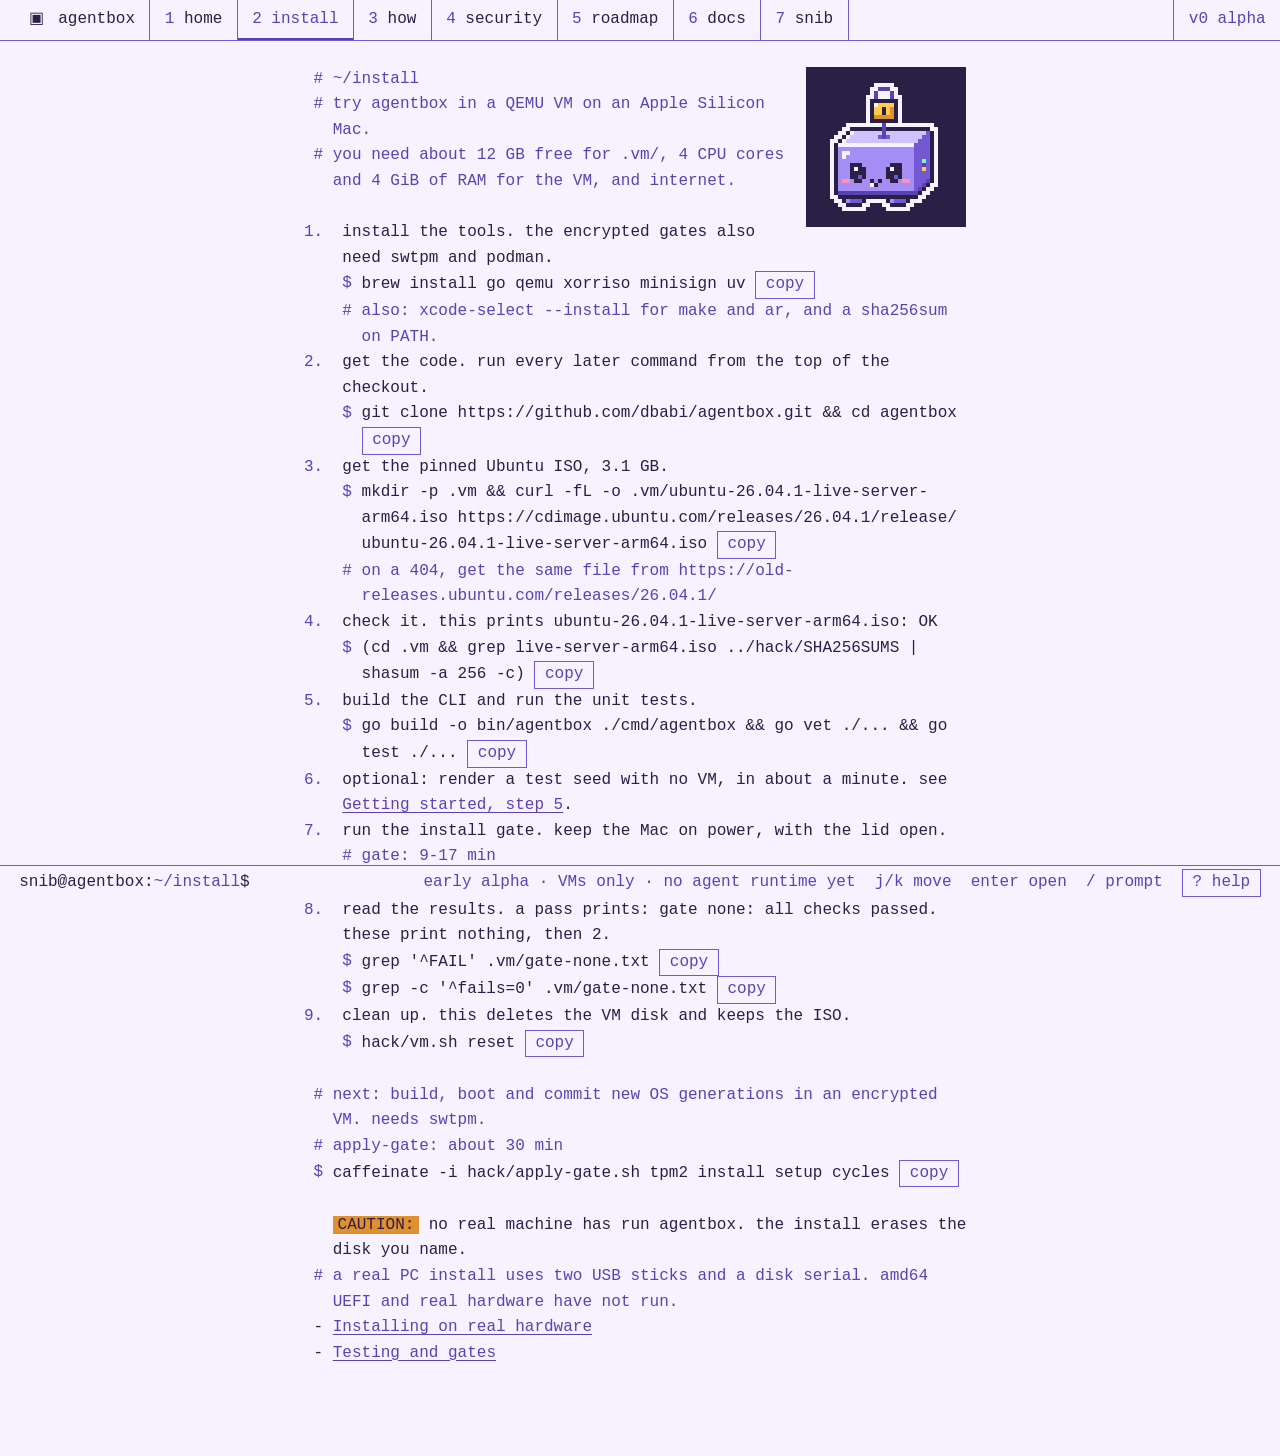
<file: web/install/index.html>
<!doctype html>
<html lang="en" class="no-js">
<head>
<meta charset="utf-8">
<meta name="viewport" content="width=device-width, initial-scale=1">
<meta http-equiv="Content-Security-Policy" content="default-src 'self'; img-src 'self'; script-src 'self'; style-src 'self'; object-src 'none'; base-uri 'none'">
<meta name="color-scheme" content="dark light">
<meta name="referrer" content="no-referrer">
<title>install · agentbox</title>
<meta name="description" content="try agentbox in a QEMU VM on an Apple Silicon Mac.">
<meta property="og:title" content="install · agentbox">
<meta property="og:description" content="try agentbox in a QEMU VM on an Apple Silicon Mac.">
<meta property="og:image" content="https://dbabi.github.io/agentbox-web/social-preview.png">
<link rel="icon" type="image/png" sizes="32x32" href="../favicon-32.png">
<link rel="icon" type="image/png" sizes="16x16" href="../favicon-16.png">
<link rel="stylesheet" href="../style.css">
<script src="../keys.js" defer></script>
</head>
<body data-cmd="go run github.com/dbabi/agentbox-web@latest">
<a class="skip" href="#main">skip to content</a>
<header class="top">
<nav aria-label="pages"><ul>
<li class="brand"><span aria-hidden="true">▣</span> agentbox</li>
<li><a href="../" data-slug="home"><span class="k" aria-hidden="true">1</span>home</a></li>
<li><a href="../install/" data-slug="install" aria-current="page"><span class="k" aria-hidden="true">2</span>install</a></li>
<li><a href="../how/" data-slug="how"><span class="k" aria-hidden="true">3</span>how</a></li>
<li><a href="../security/" data-slug="security"><span class="k" aria-hidden="true">4</span>security</a></li>
<li><a href="../roadmap/" data-slug="roadmap"><span class="k" aria-hidden="true">5</span>roadmap</a></li>
<li><a href="../docs/" data-slug="docs"><span class="k" aria-hidden="true">6</span>docs</a></li>
<li><a href="../snib/" data-slug="snib"><span class="k" aria-hidden="true">7</span>snib</a></li>
<li class="ver">v0 alpha</li>
</ul></nav>
</header>
<main id="main" tabindex="-1">
<figure class="snib"><svg xmlns="http://www.w3.org/2000/svg" viewBox="0 0 32 32" width="128" height="128" shape-rendering="crispEdges" role="img"><title>Snib, the agentbox mascot: a purple box with feet and a gold padlock on its antenna</title><path fill="#f6f2ff" d="M13 0h5v1h-5zM12 1h2v1h-2zM17 1h2v1h-2zM12 2h1v1h-1zM14 2h3v1h-3zM18 2h1v1h-1zM11 3h2v1h-2zM14 3h3v1h-3zM18 3h2v1h-2zM11 4h1v1h-1zM19 4h1v1h-1zM11 5h1v1h-1zM19 5h1v1h-1zM11 6h1v1h-1zM19 6h1v1h-1zM11 7h1v1h-1zM19 7h1v1h-1zM11 8h1v1h-1zM19 8h1v1h-1zM11 9h1v1h-1zM19 9h1v1h-1zM6 10h9v1h-9zM16 10h12v1h-12zM5 11h2v1h-2zM27 11h2v1h-2zM4 12h2v1h-2zM28 12h1v1h-1zM3 13h2v1h-2zM28 13h1v1h-1zM2 14h2v1h-2zM28 14h1v1h-1zM2 15h1v1h-1zM28 15h1v1h-1zM2 16h1v1h-1zM28 16h1v1h-1zM2 17h1v1h-1zM28 17h1v1h-1zM2 18h1v1h-1zM28 18h1v1h-1zM2 19h1v1h-1zM28 19h1v1h-1zM2 20h1v1h-1zM28 20h1v1h-1zM2 21h1v1h-1zM28 21h1v1h-1zM2 22h1v1h-1zM28 22h1v1h-1zM2 23h1v1h-1zM28 23h1v1h-1zM2 24h1v1h-1zM28 24h1v1h-1zM2 25h1v1h-1zM27 25h2v1h-2zM2 26h1v1h-1zM26 26h2v1h-2zM2 27h1v1h-1zM25 27h2v1h-2zM2 28h2v1h-2zM24 28h2v1h-2zM3 29h2v1h-2zM11 29h5v1h-5zM22 29h3v1h-3zM4 30h2v1h-2zM10 30h2v1h-2zM15 30h2v1h-2zM21 30h2v1h-2zM5 31h6v1h-6zM16 31h6v1h-6z"/><path fill="#5a43b0" d="M14 1h3v1h-3zM13 2h1v1h-1zM17 2h1v1h-1zM13 3h1v1h-1zM17 3h1v1h-1zM15 10h1v1h-1zM15 11h1v1h-1zM15 12h1v1h-1zM15 13h1v1h-1zM25 20h1v1h-1zM26 24h1v1h-1zM25 25h1v1h-1zM24 26h1v1h-1zM4 27h20v1h-20z"/><path fill="#2a1f45" d="M12 4h7v1h-7zM12 5h1v1h-1zM18 5h1v1h-1zM12 6h1v1h-1zM15 6h1v1h-1zM18 6h1v1h-1zM12 7h1v1h-1zM15 7h1v1h-1zM18 7h1v1h-1zM12 8h1v1h-1zM18 8h1v1h-1zM12 9h7v1h-7zM7 11h8v1h-8zM16 11h11v1h-11zM6 12h1v1h-1zM27 12h1v1h-1zM5 13h1v1h-1zM27 13h1v1h-1zM4 14h1v1h-1zM27 14h1v1h-1zM3 15h1v1h-1zM27 15h1v1h-1zM3 16h1v1h-1zM27 16h1v1h-1zM3 17h1v1h-1zM27 17h1v1h-1zM3 18h1v1h-1zM27 18h1v1h-1zM3 19h1v1h-1zM27 19h1v1h-1zM3 20h1v1h-1zM7 20h3v1h-3zM17 20h3v1h-3zM27 20h1v1h-1zM3 21h1v1h-1zM7 21h1v1h-1zM9 21h2v1h-2zM16 21h1v1h-1zM18 21h2v1h-2zM27 21h1v1h-1zM3 22h1v1h-1zM7 22h4v1h-4zM16 22h4v1h-4zM27 22h1v1h-1zM3 23h1v1h-1zM7 23h2v1h-2zM10 23h1v1h-1zM16 23h2v1h-2zM19 23h1v1h-1zM27 23h1v1h-1zM3 24h1v1h-1zM8 24h2v1h-2zM12 24h1v1h-1zM14 24h1v1h-1zM17 24h2v1h-2zM27 24h1v1h-1zM3 25h1v1h-1zM13 25h1v1h-1zM26 25h1v1h-1zM3 26h1v1h-1zM25 26h1v1h-1zM3 27h1v1h-1zM24 27h1v1h-1zM4 28h20v1h-20zM5 29h1v1h-1zM10 29h1v1h-1zM16 29h1v1h-1zM21 29h1v1h-1zM6 30h4v1h-4zM17 30h4v1h-4z"/><path fill="#f6f2ff" d="M13 5h1v1h-1zM7 12h1v1h-1zM6 13h1v1h-1zM5 14h1v1h-1zM4 15h19v1h-19zM5 17h2v1h-2zM5 18h1v1h-1zM8 21h1v1h-1zM17 21h1v1h-1zM12 25h1v1h-1z"/><path fill="#ffcc4d" d="M14 5h4v1h-4zM13 6h2v1h-2zM16 6h1v1h-1zM13 7h2v1h-2zM16 7h1v1h-1zM25 21h1v1h-1z"/><path fill="#e0902f" d="M17 6h1v1h-1zM17 7h1v1h-1zM13 8h5v1h-5z"/><path fill="#cfc3ff" d="M8 12h7v1h-7zM16 12h10v1h-10zM7 13h7v1h-7zM17 13h8v1h-8zM6 14h18v1h-18z"/><path fill="#7259d1" d="M26 12h1v1h-1zM14 13h1v1h-1zM16 13h1v1h-1zM25 13h2v1h-2zM24 14h3v1h-3zM23 15h4v1h-4zM23 16h4v1h-4zM23 17h4v1h-4zM23 18h4v1h-4zM23 19h2v1h-2zM26 19h1v1h-1zM23 20h2v1h-2zM26 20h1v1h-1zM23 21h2v1h-2zM26 21h1v1h-1zM23 22h4v1h-4zM9 23h1v1h-1zM18 23h1v1h-1zM23 23h4v1h-4zM23 24h3v1h-3zM23 25h2v1h-2zM23 26h1v1h-1zM7 29h3v1h-3zM18 29h3v1h-3z"/><path fill="#a48df5" d="M4 16h19v1h-19zM4 17h1v1h-1zM7 17h16v1h-16zM4 18h1v1h-1zM6 18h17v1h-17zM4 19h19v1h-19zM4 20h3v1h-3zM10 20h7v1h-7zM20 20h3v1h-3zM4 21h3v1h-3zM11 21h5v1h-5zM20 21h3v1h-3zM4 22h3v1h-3zM11 22h5v1h-5zM20 22h3v1h-3zM4 23h3v1h-3zM11 23h5v1h-5zM20 23h3v1h-3zM4 24h1v1h-1zM7 24h1v1h-1zM10 24h2v1h-2zM13 24h1v1h-1zM15 24h2v1h-2zM19 24h1v1h-1zM22 24h1v1h-1zM4 25h8v1h-8zM14 25h9v1h-9zM4 26h19v1h-19zM6 29h1v1h-1zM17 29h1v1h-1z"/><path fill="#7cf5d0" d="M25 19h1v1h-1z"/><path fill="#ff8fb8" d="M5 24h2v1h-2zM20 24h2v1h-2z"/></svg></figure>
<h1 class="ln c" tabindex="-1">~/install</h1>
<p class="ln c" tabindex="-1">try agentbox in a QEMU VM on an Apple Silicon Mac.</p>
<p class="ln c" tabindex="-1">you need about 12 GB free for .vm/, 4 CPU cores and 4 GiB of RAM for the VM, and internet.</p>
<div class="gap"></div>
<ol class="steps">
<li value="1"><p class="ln" tabindex="-1">install the tools. the encrypted gates also need swtpm and podman.</p>
<div class="ln cmd" tabindex="-1"><pre><code>brew install go qemu xorriso minisign uv</code></pre> <button type="button" class="js copy" aria-label="copy command" hidden>copy</button></div>
<p class="ln c" tabindex="-1">also: xcode-select --install for make and ar, and a sha256sum on PATH.</p>
</li>
<li value="2"><p class="ln" tabindex="-1">get the code. run every later command from the top of the checkout.</p>
<div class="ln cmd" tabindex="-1"><pre><code>git clone https:/<wbr>/<wbr>github.com/<wbr>dbabi/<wbr>agentbox.git &amp;&amp; cd agentbox</code></pre> <button type="button" class="js copy" aria-label="copy command" hidden>copy</button></div>
</li>
<li value="3"><p class="ln" tabindex="-1">get the pinned Ubuntu ISO, 3.1 GB.</p>
<div class="ln cmd" tabindex="-1"><pre><code>mkdir -p .vm &amp;&amp; curl -fL -o .vm/<wbr>ubuntu-26.04.1-live-server-arm64.iso https:/<wbr>/<wbr>cdimage.ubuntu.com/<wbr>releases/<wbr>26.04.1/<wbr>release/<wbr>ubuntu-26.04.1-live-server-arm64.iso</code></pre> <button type="button" class="js copy" aria-label="copy command" hidden>copy</button></div>
<p class="ln c" tabindex="-1">on a 404, get the same file from https://old-releases.ubuntu.com/releases/26.04.1/</p>
</li>
<li value="4"><p class="ln" tabindex="-1">check it. this prints ubuntu-26.04.1-live-server-arm64.iso: OK</p>
<div class="ln cmd" tabindex="-1"><pre><code>(cd .vm &amp;&amp; grep live-server-arm64.iso ../<wbr>hack/<wbr>SHA256SUMS | shasum -a 256 -c)</code></pre> <button type="button" class="js copy" aria-label="copy command" hidden>copy</button></div>
</li>
<li value="5"><p class="ln" tabindex="-1">build the CLI and run the unit tests.</p>
<div class="ln cmd" tabindex="-1"><pre><code>go build -o bin/<wbr>agentbox ./<wbr>cmd/<wbr>agentbox &amp;&amp; go vet ./<wbr>... &amp;&amp; go test ./<wbr>...</code></pre> <button type="button" class="js copy" aria-label="copy command" hidden>copy</button></div>
</li>
<li value="6"><p class="ln" tabindex="-1">optional: render a test seed with no VM, in about a minute. see <a href="https://github.com/dbabi/agentbox/blob/main/docs/wiki/Getting-Started.md#step-5-render-a-test-seed-dry-run-no-vm">Getting started, step 5</a>.</p>
</li>
<li value="7"><p class="ln" tabindex="-1">run the install gate. keep the Mac on power, with the lid open.</p>
<p class="ln c" tabindex="-1">gate: 9-17 min</p>
<div class="ln cmd" tabindex="-1"><pre><code>caffeinate -i hack/<wbr>gate.sh none</code></pre> <button type="button" class="js copy" aria-label="copy command" hidden>copy</button></div>
</li>
<li value="8"><p class="ln" tabindex="-1">read the results. a pass prints: gate none: all checks passed. these print nothing, then 2.</p>
<div class="ln cmd" tabindex="-1"><pre><code>grep &#39;^FAIL&#39; .vm/<wbr>gate-none.txt</code></pre> <button type="button" class="js copy" aria-label="copy command" hidden>copy</button></div>
<div class="ln cmd" tabindex="-1"><pre><code>grep -c &#39;^fails=0&#39; .vm/<wbr>gate-none.txt</code></pre> <button type="button" class="js copy" aria-label="copy command" hidden>copy</button></div>
</li>
<li value="9"><p class="ln" tabindex="-1">clean up. this deletes the VM disk and keeps the ISO.</p>
<div class="ln cmd" tabindex="-1"><pre><code>hack/<wbr>vm.sh reset</code></pre> <button type="button" class="js copy" aria-label="copy command" hidden>copy</button></div>
</li>
</ol>
<div class="gap"></div>
<p class="ln c" tabindex="-1">next: build, boot and commit new OS generations in an encrypted VM. needs swtpm.</p>
<p class="ln c" tabindex="-1">apply-gate: about 30 min</p>
<div class="ln cmd" tabindex="-1"><pre><code>caffeinate -i hack/<wbr>apply-gate.sh tpm2 install setup cycles</code></pre> <button type="button" class="js copy" aria-label="copy command" hidden>copy</button></div>
<div class="gap"></div>
<p class="ln caution" tabindex="-1"><strong>CAUTION:</strong> no real machine has run agentbox. the install erases the disk you name.</p>
<p class="ln c" tabindex="-1">a real PC install uses two USB sticks and a disk serial. amd64 UEFI and real hardware have not run.</p>
<ul class="b">
<li class="ln" tabindex="-1"><a href="https://github.com/dbabi/agentbox/blob/main/docs/wiki/Installing-on-Real-Hardware.md">Installing on real hardware</a></li>
<li class="ln" tabindex="-1"><a href="https://github.com/dbabi/agentbox/blob/main/docs/wiki/Testing-and-Gates.md">Testing and gates</a></li>
</ul>
</main>
<footer class="bot">
<p id="out" class="out" aria-live="polite"></p>
<div class="row">
<label for="prompt" class="ps"><span class="u">snib@agentbox</span><span class="at">:</span><span class="w">~/install</span>$</label>
<span class="field"><input id="prompt" maxlength="64" autocomplete="off" autocapitalize="off" spellcheck="false" aria-describedby="out"><span class="caret" aria-hidden="true"></span></span>
<span class="chip">early alpha · VMs only · no agent runtime yet</span>
<span class="hints" aria-hidden="true">j/k move  enter open  / prompt</span>
<button type="button" class="js hb" id="helpbtn" hidden>? help</button>
</div>
</footer>
<dialog id="help" aria-labelledby="help-h">
<h2 id="help-h"># keys</h2>
<dl>
<dt>1-7</dt><dd>jump to a tab</dd>
<dt>h l, ← →, [ ]</dt><dd>previous or next tab</dd>
<dt>j k, ↓ ↑</dt><dd>move the line cursor</dd>
<dt>g G</dt><dd>top or bottom</dd>
<dt>space</dt><dd>page down</dd>
<dt>enter</dt><dd>open a link, or copy a $ line</dd>
<dt>c</dt><dd>copy go run github.com/dbabi/agentbox-web@latest</dd>
<dt>/ or :</dt><dd>focus the prompt: try help, ls, cd security, keys off</dd>
<dt>esc</dt><dd>leave the prompt, close help</dd>
<dt>?</dt><dd>this help</dd>
<dt>m</dt><dd>pause or play motion</dd>
</dl>
<p># single-key shortcuts never fire in the prompt or with ctrl, alt or cmd held.</p>
<p><button type="button" id="keys">keys: on</button> <span class="dim">turn them off if they get in your way. saved in this browser.</span></p>
<form method="dialog"><button>close (esc)</button></form>
</dialog>
</body>
</html>
</file>
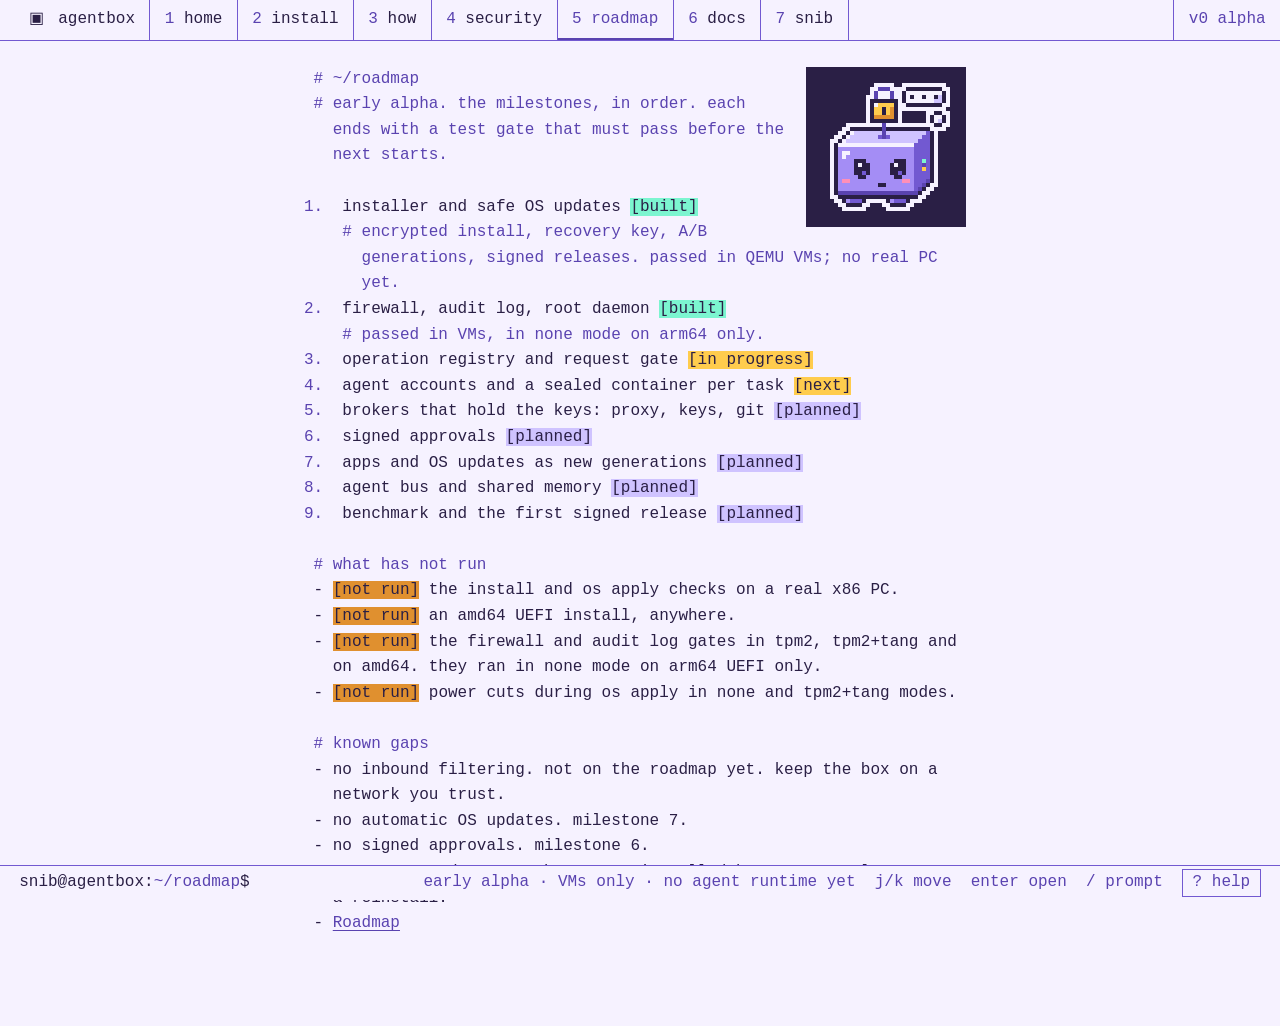
<file: web/roadmap/index.html>
<!doctype html>
<html lang="en" class="no-js">
<head>
<meta charset="utf-8">
<meta name="viewport" content="width=device-width, initial-scale=1">
<meta http-equiv="Content-Security-Policy" content="default-src 'self'; img-src 'self'; script-src 'self'; style-src 'self'; object-src 'none'; base-uri 'none'">
<meta name="color-scheme" content="dark light">
<meta name="referrer" content="no-referrer">
<title>roadmap · agentbox</title>
<meta name="description" content="early alpha. the milestones, in order. each ends with a test gate that must pass before the next starts.">
<meta property="og:title" content="roadmap · agentbox">
<meta property="og:description" content="early alpha. the milestones, in order. each ends with a test gate that must pass before the next starts.">
<meta property="og:image" content="https://dbabi.github.io/agentbox-web/social-preview.png">
<link rel="icon" type="image/png" sizes="32x32" href="../favicon-32.png">
<link rel="icon" type="image/png" sizes="16x16" href="../favicon-16.png">
<link rel="stylesheet" href="../style.css">
<script src="../keys.js" defer></script>
</head>
<body data-cmd="go run github.com/dbabi/agentbox-web@latest">
<a class="skip" href="#main">skip to content</a>
<header class="top">
<nav aria-label="pages"><ul>
<li class="brand"><span aria-hidden="true">▣</span> agentbox</li>
<li><a href="../" data-slug="home"><span class="k" aria-hidden="true">1</span>home</a></li>
<li><a href="../install/" data-slug="install"><span class="k" aria-hidden="true">2</span>install</a></li>
<li><a href="../how/" data-slug="how"><span class="k" aria-hidden="true">3</span>how</a></li>
<li><a href="../security/" data-slug="security"><span class="k" aria-hidden="true">4</span>security</a></li>
<li><a href="../roadmap/" data-slug="roadmap" aria-current="page"><span class="k" aria-hidden="true">5</span>roadmap</a></li>
<li><a href="../docs/" data-slug="docs"><span class="k" aria-hidden="true">6</span>docs</a></li>
<li><a href="../snib/" data-slug="snib"><span class="k" aria-hidden="true">7</span>snib</a></li>
<li class="ver">v0 alpha</li>
</ul></nav>
</header>
<main id="main" tabindex="-1">
<figure class="snib"><svg xmlns="http://www.w3.org/2000/svg" viewBox="0 0 32 32" width="128" height="128" shape-rendering="crispEdges" role="img"><title>Snib, the agentbox mascot, thinking, with a thought bubble</title><path fill="#f6f2ff" d="M13 0h5v1h-5zM20 0h11v1h-11zM12 1h2v1h-2zM17 1h4v1h-4zM30 1h2v1h-2zM12 2h1v1h-1zM14 2h3v1h-3zM18 2h2v1h-2zM31 2h1v1h-1zM11 3h2v1h-2zM14 3h3v1h-3zM18 3h2v1h-2zM31 3h1v1h-1zM11 4h1v1h-1zM19 4h1v1h-1zM31 4h1v1h-1zM11 5h1v1h-1zM19 5h2v1h-2zM30 5h2v1h-2zM11 6h1v1h-1zM19 6h12v1h-12zM11 7h1v1h-1zM19 7h1v1h-1zM26 7h2v1h-2zM30 7h2v1h-2zM11 8h1v1h-1zM19 8h1v1h-1zM26 8h1v1h-1zM31 8h1v1h-1zM11 9h1v1h-1zM19 9h1v1h-1zM26 9h1v1h-1zM31 9h1v1h-1zM6 10h9v1h-9zM16 10h12v1h-12zM30 10h2v1h-2zM5 11h2v1h-2zM27 11h4v1h-4zM4 12h2v1h-2zM28 12h1v1h-1zM3 13h2v1h-2zM28 13h1v1h-1zM2 14h2v1h-2zM28 14h1v1h-1zM2 15h1v1h-1zM28 15h1v1h-1zM2 16h1v1h-1zM28 16h1v1h-1zM2 17h1v1h-1zM28 17h1v1h-1zM2 18h1v1h-1zM28 18h1v1h-1zM2 19h1v1h-1zM28 19h1v1h-1zM2 20h1v1h-1zM28 20h1v1h-1zM2 21h1v1h-1zM28 21h1v1h-1zM2 22h1v1h-1zM28 22h1v1h-1zM2 23h1v1h-1zM28 23h1v1h-1zM2 24h1v1h-1zM28 24h1v1h-1zM2 25h1v1h-1zM27 25h2v1h-2zM2 26h1v1h-1zM26 26h2v1h-2zM2 27h1v1h-1zM25 27h2v1h-2zM2 28h2v1h-2zM24 28h2v1h-2zM3 29h2v1h-2zM11 29h5v1h-5zM22 29h3v1h-3zM4 30h2v1h-2zM10 30h2v1h-2zM15 30h2v1h-2zM21 30h2v1h-2zM5 31h6v1h-6zM16 31h6v1h-6z"/><path fill="#5a43b0" d="M14 1h3v1h-3zM13 2h1v1h-1zM17 2h1v1h-1zM13 3h1v1h-1zM17 3h1v1h-1zM15 10h1v1h-1zM15 11h1v1h-1zM15 12h1v1h-1zM15 13h1v1h-1zM25 20h1v1h-1zM26 24h1v1h-1zM25 25h1v1h-1zM24 26h1v1h-1zM4 27h20v1h-20z"/><path fill="#2a1f45" d="M21 1h9v1h-9zM20 2h1v1h-1zM30 2h1v1h-1zM20 3h1v1h-1zM22 3h1v1h-1zM25 3h1v1h-1zM28 3h1v1h-1zM30 3h1v1h-1zM12 4h7v1h-7zM20 4h1v1h-1zM30 4h1v1h-1zM12 5h1v1h-1zM18 5h1v1h-1zM21 5h9v1h-9zM12 6h1v1h-1zM15 6h1v1h-1zM18 6h1v1h-1zM12 7h1v1h-1zM15 7h1v1h-1zM18 7h1v1h-1zM28 7h2v1h-2zM12 8h1v1h-1zM18 8h1v1h-1zM27 8h1v1h-1zM30 8h1v1h-1zM12 9h7v1h-7zM27 9h1v1h-1zM30 9h1v1h-1zM28 10h2v1h-2zM7 11h8v1h-8zM16 11h11v1h-11zM6 12h1v1h-1zM27 12h1v1h-1zM5 13h1v1h-1zM27 13h1v1h-1zM4 14h1v1h-1zM27 14h1v1h-1zM3 15h1v1h-1zM27 15h1v1h-1zM3 16h1v1h-1zM27 16h1v1h-1zM3 17h1v1h-1zM27 17h1v1h-1zM3 18h1v1h-1zM27 18h1v1h-1zM3 19h1v1h-1zM8 19h3v1h-3zM18 19h3v1h-3zM27 19h1v1h-1zM3 20h1v1h-1zM8 20h1v1h-1zM10 20h2v1h-2zM17 20h1v1h-1zM19 20h2v1h-2zM27 20h1v1h-1zM3 21h1v1h-1zM8 21h4v1h-4zM17 21h4v1h-4zM27 21h1v1h-1zM3 22h1v1h-1zM8 22h2v1h-2zM11 22h1v1h-1zM17 22h2v1h-2zM20 22h1v1h-1zM27 22h1v1h-1zM3 23h1v1h-1zM9 23h2v1h-2zM18 23h2v1h-2zM27 23h1v1h-1zM3 24h1v1h-1zM27 24h1v1h-1zM3 25h1v1h-1zM14 25h2v1h-2zM26 25h1v1h-1zM3 26h1v1h-1zM25 26h1v1h-1zM3 27h1v1h-1zM24 27h1v1h-1zM4 28h20v1h-20zM5 29h1v1h-1zM10 29h1v1h-1zM16 29h1v1h-1zM21 29h1v1h-1zM6 30h4v1h-4zM17 30h4v1h-4z"/><path fill="#f6f2ff" d="M21 2h9v1h-9zM21 3h1v1h-1zM23 3h2v1h-2zM26 3h2v1h-2zM21 4h7v1h-7zM13 5h1v1h-1zM28 8h2v1h-2zM28 9h1v1h-1zM7 12h1v1h-1zM6 13h1v1h-1zM5 14h1v1h-1zM4 15h19v1h-19zM5 17h2v1h-2zM5 18h1v1h-1zM9 20h1v1h-1zM18 20h1v1h-1z"/><path fill="#cfc3ff" d="M29 3h1v1h-1zM28 4h2v1h-2zM29 9h1v1h-1zM8 12h7v1h-7zM16 12h10v1h-10zM7 13h7v1h-7zM17 13h8v1h-8zM6 14h18v1h-18z"/><path fill="#ffcc4d" d="M14 5h4v1h-4zM13 6h2v1h-2zM16 6h1v1h-1zM13 7h2v1h-2zM16 7h1v1h-1zM25 21h1v1h-1z"/><path fill="#e0902f" d="M17 6h1v1h-1zM17 7h1v1h-1zM13 8h5v1h-5z"/><path fill="#7259d1" d="M26 12h1v1h-1zM14 13h1v1h-1zM16 13h1v1h-1zM25 13h2v1h-2zM24 14h3v1h-3zM23 15h4v1h-4zM23 16h4v1h-4zM23 17h4v1h-4zM23 18h4v1h-4zM23 19h2v1h-2zM26 19h1v1h-1zM23 20h2v1h-2zM26 20h1v1h-1zM23 21h2v1h-2zM26 21h1v1h-1zM10 22h1v1h-1zM19 22h1v1h-1zM23 22h4v1h-4zM23 23h4v1h-4zM23 24h3v1h-3zM23 25h2v1h-2zM23 26h1v1h-1zM7 29h3v1h-3zM18 29h3v1h-3z"/><path fill="#a48df5" d="M4 16h19v1h-19zM4 17h1v1h-1zM7 17h16v1h-16zM4 18h1v1h-1zM6 18h17v1h-17zM4 19h4v1h-4zM11 19h7v1h-7zM21 19h2v1h-2zM4 20h4v1h-4zM12 20h5v1h-5zM21 20h2v1h-2zM4 21h4v1h-4zM12 21h5v1h-5zM21 21h2v1h-2zM4 22h4v1h-4zM12 22h5v1h-5zM21 22h2v1h-2zM4 23h5v1h-5zM11 23h7v1h-7zM20 23h3v1h-3zM4 24h1v1h-1zM7 24h13v1h-13zM22 24h1v1h-1zM4 25h10v1h-10zM16 25h7v1h-7zM4 26h19v1h-19zM6 29h1v1h-1zM17 29h1v1h-1z"/><path fill="#7cf5d0" d="M25 19h1v1h-1z"/><path fill="#ff8fb8" d="M5 24h2v1h-2zM20 24h2v1h-2z"/></svg></figure>
<h1 class="ln c" tabindex="-1">~/roadmap</h1>
<p class="ln c" tabindex="-1">early alpha. the milestones, in order. each ends with a test gate that must pass before the next starts.</p>
<div class="gap"></div>
<ol class="steps">
<li value="1"><p class="ln" tabindex="-1">installer and safe OS updates <span class="tag t-ok">[built]</span></p>
<p class="ln c" tabindex="-1">encrypted install, recovery key, A/B generations, signed releases. passed in QEMU VMs; no real PC yet.</p>
</li>
<li value="2"><p class="ln" tabindex="-1">firewall, audit log, root daemon <span class="tag t-ok">[built]</span></p>
<p class="ln c" tabindex="-1">passed in VMs, in none mode on arm64 only.</p>
</li>
<li value="3"><p class="ln" tabindex="-1">operation registry and request gate <span class="tag t-next">[in progress]</span></p>
</li>
<li value="4"><p class="ln" tabindex="-1">agent accounts and a sealed container per task <span class="tag t-next">[next]</span></p>
</li>
<li value="5"><p class="ln" tabindex="-1">brokers that hold the keys: proxy, keys, git <span class="tag t-dim">[planned]</span></p>
</li>
<li value="6"><p class="ln" tabindex="-1">signed approvals <span class="tag t-dim">[planned]</span></p>
</li>
<li value="7"><p class="ln" tabindex="-1">apps and OS updates as new generations <span class="tag t-dim">[planned]</span></p>
</li>
<li value="8"><p class="ln" tabindex="-1">agent bus and shared memory <span class="tag t-dim">[planned]</span></p>
</li>
<li value="9"><p class="ln" tabindex="-1">benchmark and the first signed release <span class="tag t-dim">[planned]</span></p>
</li>
</ol>
<div class="gap"></div>
<p class="ln c" tabindex="-1">what has not run</p>
<ul class="b">
<li class="ln" tabindex="-1"><span class="tag t-warn">[not run]</span> the install and os apply checks on a real x86 PC.</li>
<li class="ln" tabindex="-1"><span class="tag t-warn">[not run]</span> an amd64 UEFI install, anywhere.</li>
<li class="ln" tabindex="-1"><span class="tag t-warn">[not run]</span> the firewall and audit log gates in tpm2, tpm2+tang and on amd64. they ran in none mode on arm64 UEFI only.</li>
<li class="ln" tabindex="-1"><span class="tag t-warn">[not run]</span> power cuts during os apply in none and tpm2+tang modes.</li>
</ul>
<div class="gap"></div>
<p class="ln c" tabindex="-1">known gaps</p>
<ul class="b">
<li class="ln" tabindex="-1">no inbound filtering. not on the roadmap yet. keep the box on a network you trust.</li>
<li class="ln" tabindex="-1">no automatic OS updates. milestone 7.</li>
<li class="ln" tabindex="-1">no signed approvals. milestone 6.</li>
<li class="ln" tabindex="-1">no way to update agentbox on an installed box. a new release means a reinstall.</li>
<li class="ln" tabindex="-1"><a href="https://github.com/dbabi/agentbox/blob/main/docs/wiki/Roadmap.md">Roadmap</a></li>
</ul>
</main>
<footer class="bot">
<p id="out" class="out" aria-live="polite"></p>
<div class="row">
<label for="prompt" class="ps"><span class="u">snib@agentbox</span><span class="at">:</span><span class="w">~/roadmap</span>$</label>
<span class="field"><input id="prompt" maxlength="64" autocomplete="off" autocapitalize="off" spellcheck="false" aria-describedby="out"><span class="caret" aria-hidden="true"></span></span>
<span class="chip">early alpha · VMs only · no agent runtime yet</span>
<span class="hints" aria-hidden="true">j/k move  enter open  / prompt</span>
<button type="button" class="js hb" id="helpbtn" hidden>? help</button>
</div>
</footer>
<dialog id="help" aria-labelledby="help-h">
<h2 id="help-h"># keys</h2>
<dl>
<dt>1-7</dt><dd>jump to a tab</dd>
<dt>h l, ← →, [ ]</dt><dd>previous or next tab</dd>
<dt>j k, ↓ ↑</dt><dd>move the line cursor</dd>
<dt>g G</dt><dd>top or bottom</dd>
<dt>space</dt><dd>page down</dd>
<dt>enter</dt><dd>open a link, or copy a $ line</dd>
<dt>c</dt><dd>copy go run github.com/dbabi/agentbox-web@latest</dd>
<dt>/ or :</dt><dd>focus the prompt: try help, ls, cd security, keys off</dd>
<dt>esc</dt><dd>leave the prompt, close help</dd>
<dt>?</dt><dd>this help</dd>
<dt>m</dt><dd>pause or play motion</dd>
</dl>
<p># single-key shortcuts never fire in the prompt or with ctrl, alt or cmd held.</p>
<p><button type="button" id="keys">keys: on</button> <span class="dim">turn them off if they get in your way. saved in this browser.</span></p>
<form method="dialog"><button>close (esc)</button></form>
</dialog>
</body>
</html>
</file>
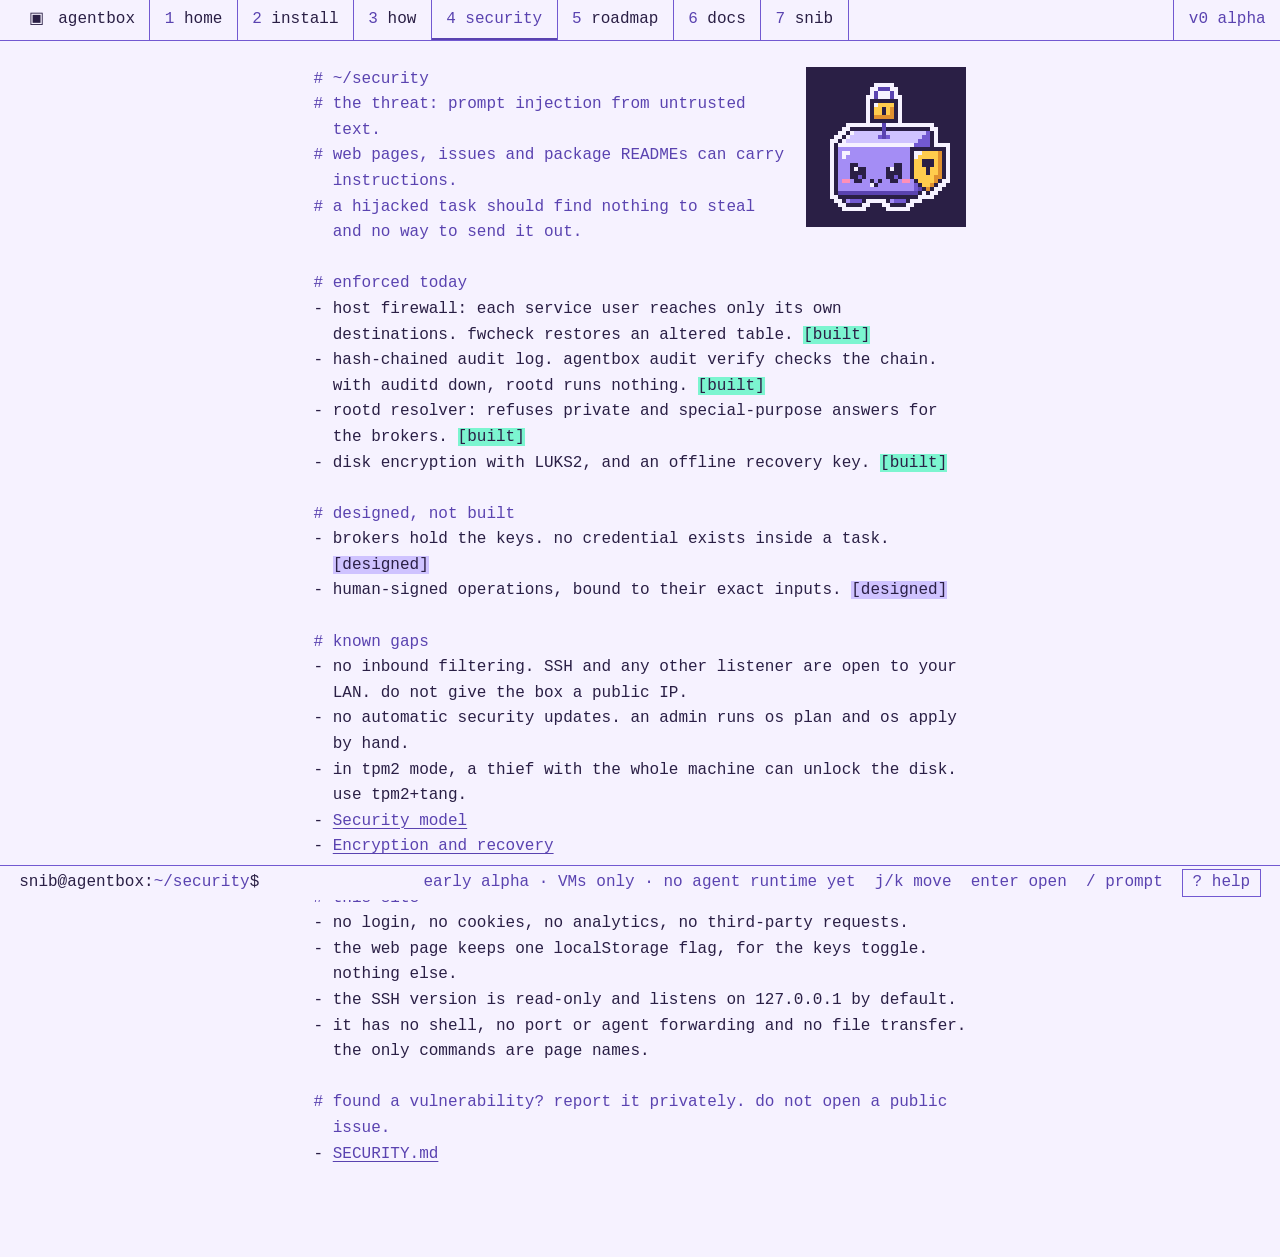
<file: web/security/index.html>
<!doctype html>
<html lang="en" class="no-js">
<head>
<meta charset="utf-8">
<meta name="viewport" content="width=device-width, initial-scale=1">
<meta http-equiv="Content-Security-Policy" content="default-src 'self'; img-src 'self'; script-src 'self'; style-src 'self'; object-src 'none'; base-uri 'none'">
<meta name="color-scheme" content="dark light">
<meta name="referrer" content="no-referrer">
<title>security · agentbox</title>
<meta name="description" content="the threat: prompt injection from untrusted text.">
<meta property="og:title" content="security · agentbox">
<meta property="og:description" content="the threat: prompt injection from untrusted text.">
<meta property="og:image" content="https://dbabi.github.io/agentbox-web/social-preview.png">
<link rel="icon" type="image/png" sizes="32x32" href="../favicon-32.png">
<link rel="icon" type="image/png" sizes="16x16" href="../favicon-16.png">
<link rel="stylesheet" href="../style.css">
<script src="../keys.js" defer></script>
</head>
<body data-cmd="go run github.com/dbabi/agentbox-web@latest">
<a class="skip" href="#main">skip to content</a>
<header class="top">
<nav aria-label="pages"><ul>
<li class="brand"><span aria-hidden="true">▣</span> agentbox</li>
<li><a href="../" data-slug="home"><span class="k" aria-hidden="true">1</span>home</a></li>
<li><a href="../install/" data-slug="install"><span class="k" aria-hidden="true">2</span>install</a></li>
<li><a href="../how/" data-slug="how"><span class="k" aria-hidden="true">3</span>how</a></li>
<li><a href="../security/" data-slug="security" aria-current="page"><span class="k" aria-hidden="true">4</span>security</a></li>
<li><a href="../roadmap/" data-slug="roadmap"><span class="k" aria-hidden="true">5</span>roadmap</a></li>
<li><a href="../docs/" data-slug="docs"><span class="k" aria-hidden="true">6</span>docs</a></li>
<li><a href="../snib/" data-slug="snib"><span class="k" aria-hidden="true">7</span>snib</a></li>
<li class="ver">v0 alpha</li>
</ul></nav>
</header>
<main id="main" tabindex="-1">
<figure class="snib"><svg xmlns="http://www.w3.org/2000/svg" viewBox="0 0 32 32" width="128" height="128" shape-rendering="crispEdges" role="img"><title>Snib, the agentbox mascot, guarding with a gold shield</title><path fill="#f6f2ff" d="M13 0h5v1h-5zM12 1h2v1h-2zM17 1h2v1h-2zM12 2h1v1h-1zM14 2h3v1h-3zM18 2h1v1h-1zM11 3h2v1h-2zM14 3h3v1h-3zM18 3h2v1h-2zM11 4h1v1h-1zM19 4h1v1h-1zM11 5h1v1h-1zM19 5h1v1h-1zM11 6h1v1h-1zM19 6h1v1h-1zM11 7h1v1h-1zM19 7h1v1h-1zM11 8h1v1h-1zM19 8h1v1h-1zM11 9h1v1h-1zM19 9h1v1h-1zM6 10h9v1h-9zM16 10h12v1h-12zM5 11h2v1h-2zM27 11h2v1h-2zM4 12h2v1h-2zM28 12h1v1h-1zM3 13h2v1h-2zM28 13h1v1h-1zM2 14h2v1h-2zM28 14h1v1h-1zM2 15h1v1h-1zM28 15h4v1h-4zM2 16h1v1h-1zM31 16h1v1h-1zM2 17h1v1h-1zM31 17h1v1h-1zM2 18h1v1h-1zM31 18h1v1h-1zM2 19h1v1h-1zM31 19h1v1h-1zM2 20h1v1h-1zM31 20h1v1h-1zM2 21h1v1h-1zM31 21h1v1h-1zM2 22h1v1h-1zM31 22h1v1h-1zM2 23h1v1h-1zM31 23h1v1h-1zM2 24h1v1h-1zM30 24h2v1h-2zM2 25h1v1h-1zM29 25h2v1h-2zM2 26h1v1h-1zM28 26h2v1h-2zM2 27h1v1h-1zM25 27h1v1h-1zM27 27h2v1h-2zM2 28h2v1h-2zM24 28h4v1h-4zM3 29h2v1h-2zM11 29h5v1h-5zM22 29h3v1h-3zM4 30h2v1h-2zM10 30h2v1h-2zM15 30h2v1h-2zM21 30h2v1h-2zM5 31h6v1h-6zM16 31h6v1h-6z"/><path fill="#5a43b0" d="M14 1h3v1h-3zM13 2h1v1h-1zM17 2h1v1h-1zM13 3h1v1h-1zM17 3h1v1h-1zM15 10h1v1h-1zM15 11h1v1h-1zM15 12h1v1h-1zM15 13h1v1h-1zM24 26h1v1h-1zM4 27h20v1h-20z"/><path fill="#2a1f45" d="M12 4h7v1h-7zM12 5h1v1h-1zM18 5h1v1h-1zM12 6h1v1h-1zM15 6h1v1h-1zM18 6h1v1h-1zM12 7h1v1h-1zM15 7h1v1h-1zM18 7h1v1h-1zM12 8h1v1h-1zM18 8h1v1h-1zM12 9h7v1h-7zM7 11h8v1h-8zM16 11h11v1h-11zM6 12h1v1h-1zM27 12h1v1h-1zM5 13h1v1h-1zM27 13h1v1h-1zM4 14h1v1h-1zM27 14h1v1h-1zM3 15h1v1h-1zM27 15h1v1h-1zM3 16h1v1h-1zM22 16h9v1h-9zM3 17h1v1h-1zM22 17h1v1h-1zM30 17h1v1h-1zM3 18h1v1h-1zM22 18h1v1h-1zM30 18h1v1h-1zM3 19h1v1h-1zM22 19h1v1h-1zM25 19h3v1h-3zM30 19h1v1h-1zM3 20h1v1h-1zM7 20h2v1h-2zM18 20h2v1h-2zM22 20h1v1h-1zM25 20h3v1h-3zM30 20h1v1h-1zM3 21h1v1h-1zM7 21h1v1h-1zM9 21h2v1h-2zM16 21h1v1h-1zM18 21h2v1h-2zM22 21h1v1h-1zM26 21h1v1h-1zM30 21h1v1h-1zM3 22h1v1h-1zM7 22h4v1h-4zM16 22h4v1h-4zM22 22h1v1h-1zM26 22h1v1h-1zM30 22h1v1h-1zM3 23h1v1h-1zM7 23h2v1h-2zM10 23h1v1h-1zM16 23h2v1h-2zM19 23h1v1h-1zM22 23h1v1h-1zM30 23h1v1h-1zM3 24h1v1h-1zM8 24h2v1h-2zM12 24h1v1h-1zM14 24h1v1h-1zM17 24h2v1h-2zM23 24h1v1h-1zM29 24h1v1h-1zM3 25h1v1h-1zM13 25h1v1h-1zM24 25h1v1h-1zM28 25h1v1h-1zM3 26h1v1h-1zM25 26h1v1h-1zM27 26h1v1h-1zM3 27h1v1h-1zM24 27h1v1h-1zM26 27h1v1h-1zM4 28h20v1h-20zM5 29h1v1h-1zM10 29h1v1h-1zM16 29h1v1h-1zM21 29h1v1h-1zM6 30h4v1h-4zM17 30h4v1h-4z"/><path fill="#f6f2ff" d="M13 5h1v1h-1zM7 12h1v1h-1zM6 13h1v1h-1zM5 14h1v1h-1zM4 15h19v1h-19zM5 17h2v1h-2zM23 17h2v1h-2zM5 18h1v1h-1zM23 18h1v1h-1zM8 21h1v1h-1zM17 21h1v1h-1zM12 25h1v1h-1z"/><path fill="#ffcc4d" d="M14 5h4v1h-4zM13 6h2v1h-2zM16 6h1v1h-1zM13 7h2v1h-2zM16 7h1v1h-1zM25 17h4v1h-4zM24 18h5v1h-5zM23 19h2v1h-2zM28 19h1v1h-1zM23 20h2v1h-2zM28 20h1v1h-1zM23 21h3v1h-3zM27 21h2v1h-2zM23 22h3v1h-3zM27 22h2v1h-2zM23 23h5v1h-5zM24 24h4v1h-4zM25 25h2v1h-2z"/><path fill="#e0902f" d="M17 6h1v1h-1zM17 7h1v1h-1zM13 8h5v1h-5zM29 17h1v1h-1zM29 18h1v1h-1zM29 19h1v1h-1zM29 20h1v1h-1zM29 21h1v1h-1zM29 22h1v1h-1zM28 23h2v1h-2zM28 24h1v1h-1zM27 25h1v1h-1zM26 26h1v1h-1z"/><path fill="#cfc3ff" d="M8 12h7v1h-7zM16 12h10v1h-10zM7 13h7v1h-7zM17 13h8v1h-8zM6 14h18v1h-18z"/><path fill="#7259d1" d="M26 12h1v1h-1zM14 13h1v1h-1zM16 13h1v1h-1zM25 13h2v1h-2zM24 14h3v1h-3zM23 15h4v1h-4zM9 23h1v1h-1zM18 23h1v1h-1zM23 25h1v1h-1zM23 26h1v1h-1zM7 29h3v1h-3zM18 29h3v1h-3z"/><path fill="#a48df5" d="M4 16h18v1h-18zM4 17h1v1h-1zM7 17h15v1h-15zM4 18h1v1h-1zM6 18h16v1h-16zM4 19h18v1h-18zM4 20h3v1h-3zM9 20h9v1h-9zM20 20h2v1h-2zM4 21h3v1h-3zM11 21h5v1h-5zM20 21h2v1h-2zM4 22h3v1h-3zM11 22h5v1h-5zM20 22h2v1h-2zM4 23h3v1h-3zM11 23h5v1h-5zM20 23h2v1h-2zM4 24h1v1h-1zM7 24h1v1h-1zM10 24h2v1h-2zM13 24h1v1h-1zM15 24h2v1h-2zM19 24h1v1h-1zM22 24h1v1h-1zM4 25h8v1h-8zM14 25h9v1h-9zM4 26h19v1h-19zM6 29h1v1h-1zM17 29h1v1h-1z"/><path fill="#ff8fb8" d="M5 24h2v1h-2zM20 24h2v1h-2z"/></svg></figure>
<h1 class="ln c" tabindex="-1">~/security</h1>
<p class="ln c" tabindex="-1">the threat: prompt injection from untrusted text.</p>
<p class="ln c" tabindex="-1">web pages, issues and package READMEs can carry instructions.</p>
<p class="ln c" tabindex="-1">a hijacked task should find nothing to steal and no way to send it out.</p>
<div class="gap"></div>
<p class="ln c" tabindex="-1">enforced today</p>
<ul class="b">
<li class="ln" tabindex="-1">host firewall: each service user reaches only its own destinations. fwcheck restores an altered table. <span class="tag t-ok">[built]</span></li>
<li class="ln" tabindex="-1">hash-chained audit log. agentbox audit verify checks the chain. with auditd down, rootd runs nothing. <span class="tag t-ok">[built]</span></li>
<li class="ln" tabindex="-1">rootd resolver: refuses private and special-purpose answers for the brokers. <span class="tag t-ok">[built]</span></li>
<li class="ln" tabindex="-1">disk encryption with LUKS2, and an offline recovery key. <span class="tag t-ok">[built]</span></li>
</ul>
<div class="gap"></div>
<p class="ln c" tabindex="-1">designed, not built</p>
<ul class="b">
<li class="ln" tabindex="-1">brokers hold the keys. no credential exists inside a task. <span class="tag t-dim">[designed]</span></li>
<li class="ln" tabindex="-1">human-signed operations, bound to their exact inputs. <span class="tag t-dim">[designed]</span></li>
</ul>
<div class="gap"></div>
<p class="ln c" tabindex="-1">known gaps</p>
<ul class="b">
<li class="ln" tabindex="-1">no inbound filtering. SSH and any other listener are open to your LAN. do not give the box a public IP.</li>
<li class="ln" tabindex="-1">no automatic security updates. an admin runs os plan and os apply by hand.</li>
<li class="ln" tabindex="-1">in tpm2 mode, a thief with the whole machine can unlock the disk. use tpm2+tang.</li>
<li class="ln" tabindex="-1"><a href="https://github.com/dbabi/agentbox/blob/main/docs/wiki/Security-Model.md">Security model</a></li>
<li class="ln" tabindex="-1"><a href="https://github.com/dbabi/agentbox/blob/main/docs/wiki/Encryption-and-Recovery.md">Encryption and recovery</a></li>
</ul>
<div class="gap"></div>
<p class="ln c" tabindex="-1">this site</p>
<ul class="b">
<li class="ln" tabindex="-1">no login, no cookies, no analytics, no third-party requests.</li>
<li class="ln" tabindex="-1">the web page keeps one localStorage flag, for the keys toggle. nothing else.</li>
<li class="ln" tabindex="-1">the SSH version is read-only and listens on 127.0.0.1 by default.</li>
<li class="ln" tabindex="-1">it has no shell, no port or agent forwarding and no file transfer. the only commands are page names.</li>
</ul>
<div class="gap"></div>
<p class="ln c" tabindex="-1">found a vulnerability? report it privately. do not open a public issue.</p>
<ul class="b">
<li class="ln" tabindex="-1"><a href="https://github.com/dbabi/agentbox/blob/main/SECURITY.md">SECURITY.md</a></li>
</ul>
</main>
<footer class="bot">
<p id="out" class="out" aria-live="polite"></p>
<div class="row">
<label for="prompt" class="ps"><span class="u">snib@agentbox</span><span class="at">:</span><span class="w">~/security</span>$</label>
<span class="field"><input id="prompt" maxlength="64" autocomplete="off" autocapitalize="off" spellcheck="false" aria-describedby="out"><span class="caret" aria-hidden="true"></span></span>
<span class="chip">early alpha · VMs only · no agent runtime yet</span>
<span class="hints" aria-hidden="true">j/k move  enter open  / prompt</span>
<button type="button" class="js hb" id="helpbtn" hidden>? help</button>
</div>
</footer>
<dialog id="help" aria-labelledby="help-h">
<h2 id="help-h"># keys</h2>
<dl>
<dt>1-7</dt><dd>jump to a tab</dd>
<dt>h l, ← →, [ ]</dt><dd>previous or next tab</dd>
<dt>j k, ↓ ↑</dt><dd>move the line cursor</dd>
<dt>g G</dt><dd>top or bottom</dd>
<dt>space</dt><dd>page down</dd>
<dt>enter</dt><dd>open a link, or copy a $ line</dd>
<dt>c</dt><dd>copy go run github.com/dbabi/agentbox-web@latest</dd>
<dt>/ or :</dt><dd>focus the prompt: try help, ls, cd security, keys off</dd>
<dt>esc</dt><dd>leave the prompt, close help</dd>
<dt>?</dt><dd>this help</dd>
<dt>m</dt><dd>pause or play motion</dd>
</dl>
<p># single-key shortcuts never fire in the prompt or with ctrl, alt or cmd held.</p>
<p><button type="button" id="keys">keys: on</button> <span class="dim">turn them off if they get in your way. saved in this browser.</span></p>
<form method="dialog"><button>close (esc)</button></form>
</dialog>
</body>
</html>
</file>
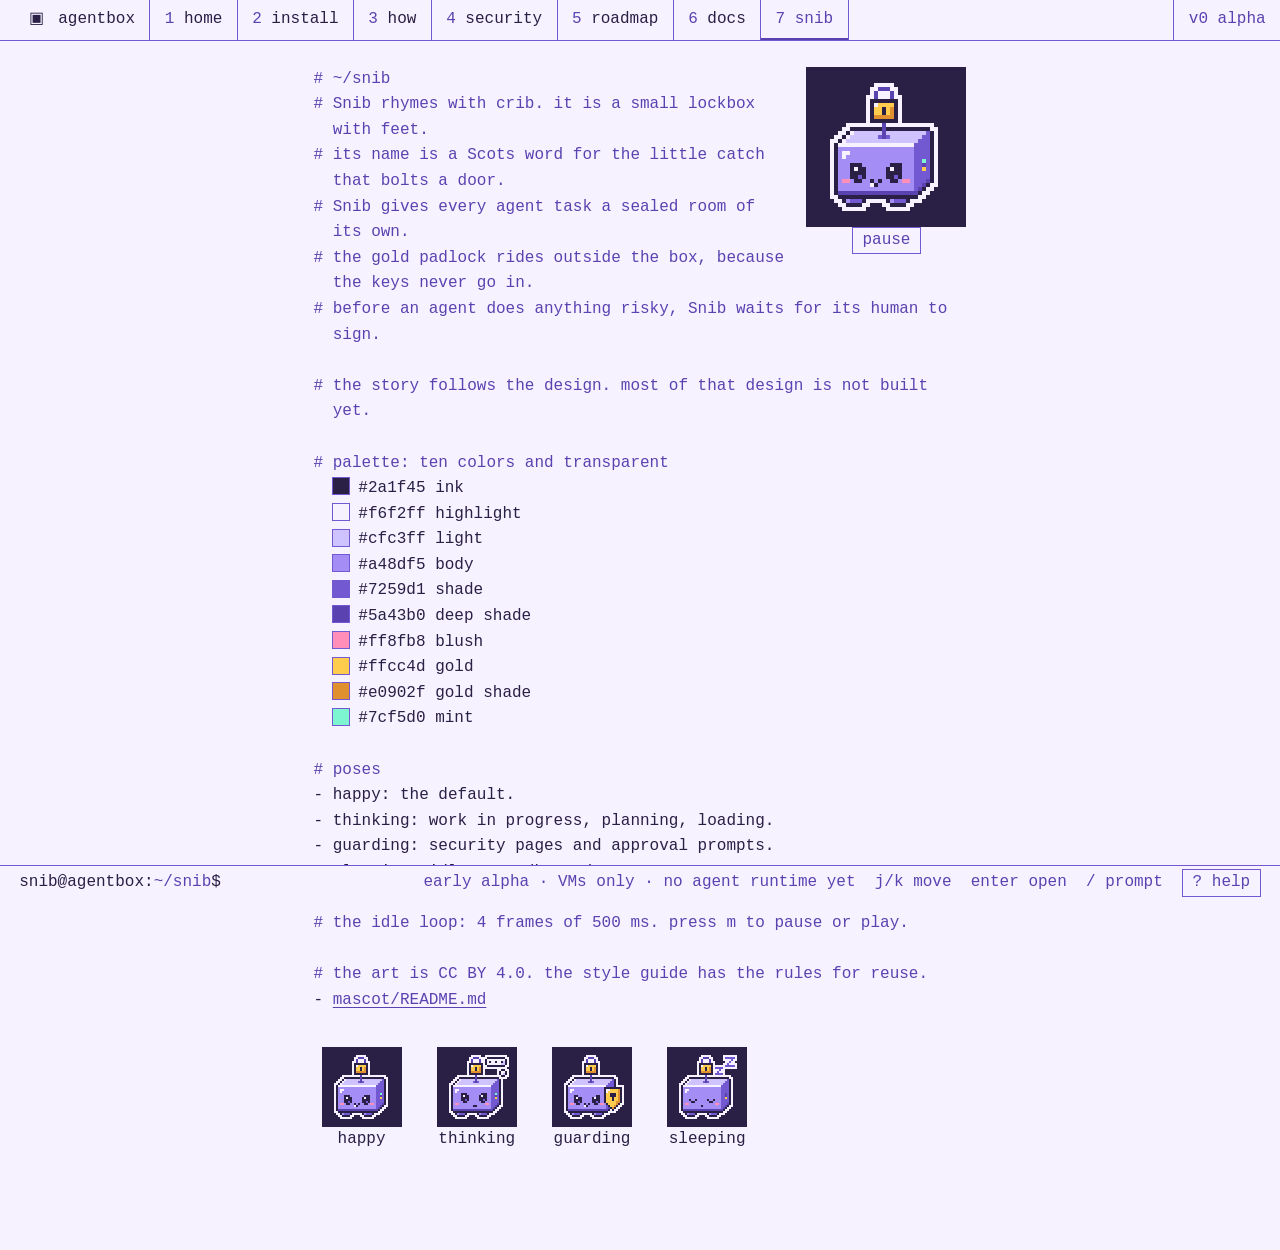
<file: web/snib/index.html>
<!doctype html>
<html lang="en" class="no-js">
<head>
<meta charset="utf-8">
<meta name="viewport" content="width=device-width, initial-scale=1">
<meta http-equiv="Content-Security-Policy" content="default-src 'self'; img-src 'self'; script-src 'self'; style-src 'self'; object-src 'none'; base-uri 'none'">
<meta name="color-scheme" content="dark light">
<meta name="referrer" content="no-referrer">
<title>snib · agentbox</title>
<meta name="description" content="Snib rhymes with crib. it is a small lockbox with feet.">
<meta property="og:title" content="snib · agentbox">
<meta property="og:description" content="Snib rhymes with crib. it is a small lockbox with feet.">
<meta property="og:image" content="https://dbabi.github.io/agentbox-web/social-preview.png">
<link rel="icon" type="image/png" sizes="32x32" href="../favicon-32.png">
<link rel="icon" type="image/png" sizes="16x16" href="../favicon-16.png">
<link rel="stylesheet" href="../style.css">
<script src="../keys.js" defer></script>
</head>
<body data-cmd="go run github.com/dbabi/agentbox-web@latest">
<a class="skip" href="#main">skip to content</a>
<header class="top">
<nav aria-label="pages"><ul>
<li class="brand"><span aria-hidden="true">▣</span> agentbox</li>
<li><a href="../" data-slug="home"><span class="k" aria-hidden="true">1</span>home</a></li>
<li><a href="../install/" data-slug="install"><span class="k" aria-hidden="true">2</span>install</a></li>
<li><a href="../how/" data-slug="how"><span class="k" aria-hidden="true">3</span>how</a></li>
<li><a href="../security/" data-slug="security"><span class="k" aria-hidden="true">4</span>security</a></li>
<li><a href="../roadmap/" data-slug="roadmap"><span class="k" aria-hidden="true">5</span>roadmap</a></li>
<li><a href="../docs/" data-slug="docs"><span class="k" aria-hidden="true">6</span>docs</a></li>
<li><a href="../snib/" data-slug="snib" aria-current="page"><span class="k" aria-hidden="true">7</span>snib</a></li>
<li class="ver">v0 alpha</li>
</ul></nav>
</header>
<main id="main" tabindex="-1">
<figure class="snib idle"><svg xmlns="http://www.w3.org/2000/svg" viewBox="0 0 32 32" width="128" height="128" shape-rendering="crispEdges" role="img"><title>Snib, the agentbox mascot, idle: it blinks and breathes</title><g class="f f0"><path fill="#f6f2ff" d="M13 0h5v1h-5zM12 1h2v1h-2zM17 1h2v1h-2zM12 2h1v1h-1zM14 2h3v1h-3zM18 2h1v1h-1zM11 3h2v1h-2zM14 3h3v1h-3zM18 3h2v1h-2zM11 4h1v1h-1zM19 4h1v1h-1zM11 5h1v1h-1zM19 5h1v1h-1zM11 6h1v1h-1zM19 6h1v1h-1zM11 7h1v1h-1zM19 7h1v1h-1zM11 8h1v1h-1zM19 8h1v1h-1zM11 9h1v1h-1zM19 9h1v1h-1zM6 10h9v1h-9zM16 10h12v1h-12zM5 11h2v1h-2zM27 11h2v1h-2zM4 12h2v1h-2zM28 12h1v1h-1zM3 13h2v1h-2zM28 13h1v1h-1zM2 14h2v1h-2zM28 14h1v1h-1zM2 15h1v1h-1zM28 15h1v1h-1zM2 16h1v1h-1zM28 16h1v1h-1zM2 17h1v1h-1zM28 17h1v1h-1zM2 18h1v1h-1zM28 18h1v1h-1zM2 19h1v1h-1zM28 19h1v1h-1zM2 20h1v1h-1zM28 20h1v1h-1zM2 21h1v1h-1zM28 21h1v1h-1zM2 22h1v1h-1zM28 22h1v1h-1zM2 23h1v1h-1zM28 23h1v1h-1zM2 24h1v1h-1zM28 24h1v1h-1zM2 25h1v1h-1zM27 25h2v1h-2zM2 26h1v1h-1zM26 26h2v1h-2zM2 27h1v1h-1zM25 27h2v1h-2zM2 28h2v1h-2zM24 28h2v1h-2zM3 29h2v1h-2zM11 29h5v1h-5zM22 29h3v1h-3zM4 30h2v1h-2zM10 30h2v1h-2zM15 30h2v1h-2zM21 30h2v1h-2zM5 31h6v1h-6zM16 31h6v1h-6z"/><path fill="#5a43b0" d="M14 1h3v1h-3zM13 2h1v1h-1zM17 2h1v1h-1zM13 3h1v1h-1zM17 3h1v1h-1zM15 10h1v1h-1zM15 11h1v1h-1zM15 12h1v1h-1zM15 13h1v1h-1zM25 20h1v1h-1zM26 24h1v1h-1zM25 25h1v1h-1zM24 26h1v1h-1zM4 27h20v1h-20z"/><path fill="#2a1f45" d="M12 4h7v1h-7zM12 5h1v1h-1zM18 5h1v1h-1zM12 6h1v1h-1zM15 6h1v1h-1zM18 6h1v1h-1zM12 7h1v1h-1zM15 7h1v1h-1zM18 7h1v1h-1zM12 8h1v1h-1zM18 8h1v1h-1zM12 9h7v1h-7zM7 11h8v1h-8zM16 11h11v1h-11zM6 12h1v1h-1zM27 12h1v1h-1zM5 13h1v1h-1zM27 13h1v1h-1zM4 14h1v1h-1zM27 14h1v1h-1zM3 15h1v1h-1zM27 15h1v1h-1zM3 16h1v1h-1zM27 16h1v1h-1zM3 17h1v1h-1zM27 17h1v1h-1zM3 18h1v1h-1zM27 18h1v1h-1zM3 19h1v1h-1zM27 19h1v1h-1zM3 20h1v1h-1zM7 20h3v1h-3zM17 20h3v1h-3zM27 20h1v1h-1zM3 21h1v1h-1zM7 21h1v1h-1zM9 21h2v1h-2zM16 21h1v1h-1zM18 21h2v1h-2zM27 21h1v1h-1zM3 22h1v1h-1zM7 22h4v1h-4zM16 22h4v1h-4zM27 22h1v1h-1zM3 23h1v1h-1zM7 23h2v1h-2zM10 23h1v1h-1zM16 23h2v1h-2zM19 23h1v1h-1zM27 23h1v1h-1zM3 24h1v1h-1zM8 24h2v1h-2zM12 24h1v1h-1zM14 24h1v1h-1zM17 24h2v1h-2zM27 24h1v1h-1zM3 25h1v1h-1zM13 25h1v1h-1zM26 25h1v1h-1zM3 26h1v1h-1zM25 26h1v1h-1zM3 27h1v1h-1zM24 27h1v1h-1zM4 28h20v1h-20zM5 29h1v1h-1zM10 29h1v1h-1zM16 29h1v1h-1zM21 29h1v1h-1zM6 30h4v1h-4zM17 30h4v1h-4z"/><path fill="#f6f2ff" d="M13 5h1v1h-1zM7 12h1v1h-1zM6 13h1v1h-1zM5 14h1v1h-1zM4 15h19v1h-19zM5 17h2v1h-2zM5 18h1v1h-1zM8 21h1v1h-1zM17 21h1v1h-1zM12 25h1v1h-1z"/><path fill="#ffcc4d" d="M14 5h4v1h-4zM13 6h2v1h-2zM16 6h1v1h-1zM13 7h2v1h-2zM16 7h1v1h-1zM25 21h1v1h-1z"/><path fill="#e0902f" d="M17 6h1v1h-1zM17 7h1v1h-1zM13 8h5v1h-5z"/><path fill="#cfc3ff" d="M8 12h7v1h-7zM16 12h10v1h-10zM7 13h7v1h-7zM17 13h8v1h-8zM6 14h18v1h-18z"/><path fill="#7259d1" d="M26 12h1v1h-1zM14 13h1v1h-1zM16 13h1v1h-1zM25 13h2v1h-2zM24 14h3v1h-3zM23 15h4v1h-4zM23 16h4v1h-4zM23 17h4v1h-4zM23 18h4v1h-4zM23 19h2v1h-2zM26 19h1v1h-1zM23 20h2v1h-2zM26 20h1v1h-1zM23 21h2v1h-2zM26 21h1v1h-1zM23 22h4v1h-4zM9 23h1v1h-1zM18 23h1v1h-1zM23 23h4v1h-4zM23 24h3v1h-3zM23 25h2v1h-2zM23 26h1v1h-1zM7 29h3v1h-3zM18 29h3v1h-3z"/><path fill="#a48df5" d="M4 16h19v1h-19zM4 17h1v1h-1zM7 17h16v1h-16zM4 18h1v1h-1zM6 18h17v1h-17zM4 19h19v1h-19zM4 20h3v1h-3zM10 20h7v1h-7zM20 20h3v1h-3zM4 21h3v1h-3zM11 21h5v1h-5zM20 21h3v1h-3zM4 22h3v1h-3zM11 22h5v1h-5zM20 22h3v1h-3zM4 23h3v1h-3zM11 23h5v1h-5zM20 23h3v1h-3zM4 24h1v1h-1zM7 24h1v1h-1zM10 24h2v1h-2zM13 24h1v1h-1zM15 24h2v1h-2zM19 24h1v1h-1zM22 24h1v1h-1zM4 25h8v1h-8zM14 25h9v1h-9zM4 26h19v1h-19zM6 29h1v1h-1zM17 29h1v1h-1z"/><path fill="#7cf5d0" d="M25 19h1v1h-1z"/><path fill="#ff8fb8" d="M5 24h2v1h-2zM20 24h2v1h-2z"/></g><g class="f f1"><path fill="#f6f2ff" d="M13 0h5v1h-5zM12 1h2v1h-2zM17 1h2v1h-2zM12 2h1v1h-1zM14 2h3v1h-3zM18 2h1v1h-1zM11 3h2v1h-2zM14 3h3v1h-3zM18 3h2v1h-2zM11 4h1v1h-1zM19 4h1v1h-1zM11 5h1v1h-1zM19 5h1v1h-1zM11 6h1v1h-1zM19 6h1v1h-1zM11 7h1v1h-1zM19 7h1v1h-1zM11 8h1v1h-1zM19 8h1v1h-1zM11 9h1v1h-1zM19 9h1v1h-1zM6 10h9v1h-9zM16 10h12v1h-12zM5 11h2v1h-2zM27 11h2v1h-2zM4 12h2v1h-2zM28 12h1v1h-1zM3 13h2v1h-2zM28 13h1v1h-1zM2 14h2v1h-2zM28 14h1v1h-1zM2 15h1v1h-1zM28 15h1v1h-1zM2 16h1v1h-1zM28 16h1v1h-1zM2 17h1v1h-1zM28 17h1v1h-1zM2 18h1v1h-1zM28 18h1v1h-1zM2 19h1v1h-1zM28 19h1v1h-1zM2 20h1v1h-1zM28 20h1v1h-1zM2 21h1v1h-1zM28 21h1v1h-1zM2 22h1v1h-1zM28 22h1v1h-1zM2 23h1v1h-1zM28 23h1v1h-1zM2 24h1v1h-1zM28 24h1v1h-1zM2 25h1v1h-1zM27 25h2v1h-2zM2 26h1v1h-1zM26 26h2v1h-2zM2 27h1v1h-1zM25 27h2v1h-2zM2 28h2v1h-2zM24 28h2v1h-2zM3 29h2v1h-2zM11 29h5v1h-5zM22 29h3v1h-3zM4 30h2v1h-2zM10 30h2v1h-2zM15 30h2v1h-2zM21 30h2v1h-2zM5 31h6v1h-6zM16 31h6v1h-6z"/><path fill="#5a43b0" d="M14 1h3v1h-3zM13 2h1v1h-1zM17 2h1v1h-1zM13 3h1v1h-1zM17 3h1v1h-1zM15 10h1v1h-1zM15 11h1v1h-1zM15 12h1v1h-1zM15 13h1v1h-1zM25 20h1v1h-1zM26 24h1v1h-1zM25 25h1v1h-1zM24 26h1v1h-1zM4 27h20v1h-20z"/><path fill="#2a1f45" d="M12 4h7v1h-7zM12 5h1v1h-1zM18 5h1v1h-1zM12 6h1v1h-1zM15 6h1v1h-1zM18 6h1v1h-1zM12 7h1v1h-1zM15 7h1v1h-1zM18 7h1v1h-1zM12 8h1v1h-1zM18 8h1v1h-1zM12 9h7v1h-7zM7 11h8v1h-8zM16 11h11v1h-11zM6 12h1v1h-1zM27 12h1v1h-1zM5 13h1v1h-1zM27 13h1v1h-1zM4 14h1v1h-1zM27 14h1v1h-1zM3 15h1v1h-1zM27 15h1v1h-1zM3 16h1v1h-1zM27 16h1v1h-1zM3 17h1v1h-1zM27 17h1v1h-1zM3 18h1v1h-1zM27 18h1v1h-1zM3 19h1v1h-1zM27 19h1v1h-1zM3 20h1v1h-1zM27 20h1v1h-1zM3 21h1v1h-1zM27 21h1v1h-1zM3 22h1v1h-1zM27 22h1v1h-1zM3 23h1v1h-1zM7 23h4v1h-4zM16 23h4v1h-4zM27 23h1v1h-1zM3 24h1v1h-1zM12 24h1v1h-1zM14 24h1v1h-1zM27 24h1v1h-1zM3 25h1v1h-1zM13 25h1v1h-1zM26 25h1v1h-1zM3 26h1v1h-1zM25 26h1v1h-1zM3 27h1v1h-1zM24 27h1v1h-1zM4 28h20v1h-20zM5 29h1v1h-1zM10 29h1v1h-1zM16 29h1v1h-1zM21 29h1v1h-1zM6 30h4v1h-4zM17 30h4v1h-4z"/><path fill="#f6f2ff" d="M13 5h1v1h-1zM7 12h1v1h-1zM6 13h1v1h-1zM5 14h1v1h-1zM4 15h19v1h-19zM5 17h2v1h-2zM5 18h1v1h-1zM12 25h1v1h-1z"/><path fill="#ffcc4d" d="M14 5h4v1h-4zM13 6h2v1h-2zM16 6h1v1h-1zM13 7h2v1h-2zM16 7h1v1h-1zM25 21h1v1h-1z"/><path fill="#e0902f" d="M17 6h1v1h-1zM17 7h1v1h-1zM13 8h5v1h-5z"/><path fill="#cfc3ff" d="M8 12h7v1h-7zM16 12h10v1h-10zM7 13h7v1h-7zM17 13h8v1h-8zM6 14h18v1h-18z"/><path fill="#7259d1" d="M26 12h1v1h-1zM14 13h1v1h-1zM16 13h1v1h-1zM25 13h2v1h-2zM24 14h3v1h-3zM23 15h4v1h-4zM23 16h4v1h-4zM23 17h4v1h-4zM23 18h4v1h-4zM23 19h2v1h-2zM26 19h1v1h-1zM23 20h2v1h-2zM26 20h1v1h-1zM23 21h2v1h-2zM26 21h1v1h-1zM23 22h4v1h-4zM23 23h4v1h-4zM23 24h3v1h-3zM23 25h2v1h-2zM23 26h1v1h-1zM7 29h3v1h-3zM18 29h3v1h-3z"/><path fill="#a48df5" d="M4 16h19v1h-19zM4 17h1v1h-1zM7 17h16v1h-16zM4 18h1v1h-1zM6 18h17v1h-17zM4 19h19v1h-19zM4 20h19v1h-19zM4 21h19v1h-19zM4 22h19v1h-19zM4 23h3v1h-3zM11 23h5v1h-5zM20 23h3v1h-3zM4 24h1v1h-1zM7 24h5v1h-5zM13 24h1v1h-1zM15 24h5v1h-5zM22 24h1v1h-1zM4 25h8v1h-8zM14 25h9v1h-9zM4 26h19v1h-19zM6 29h1v1h-1zM17 29h1v1h-1z"/><path fill="#7cf5d0" d="M25 19h1v1h-1z"/><path fill="#ff8fb8" d="M5 24h2v1h-2zM20 24h2v1h-2z"/></g><g class="f f2"><path fill="#f6f2ff" d="M13 1h5v1h-5zM12 2h2v1h-2zM17 2h2v1h-2zM12 3h1v1h-1zM14 3h3v1h-3zM18 3h1v1h-1zM11 4h2v1h-2zM14 4h3v1h-3zM18 4h2v1h-2zM11 5h1v1h-1zM19 5h1v1h-1zM11 6h1v1h-1zM19 6h1v1h-1zM11 7h1v1h-1zM19 7h1v1h-1zM11 8h1v1h-1zM19 8h1v1h-1zM11 9h1v1h-1zM19 9h1v1h-1zM11 10h1v1h-1zM19 10h1v1h-1zM6 11h9v1h-9zM16 11h12v1h-12zM5 12h2v1h-2zM27 12h2v1h-2zM4 13h2v1h-2zM28 13h1v1h-1zM3 14h2v1h-2zM28 14h1v1h-1zM2 15h2v1h-2zM28 15h1v1h-1zM2 16h1v1h-1zM28 16h1v1h-1zM2 17h1v1h-1zM28 17h1v1h-1zM2 18h1v1h-1zM28 18h1v1h-1zM2 19h1v1h-1zM28 19h1v1h-1zM2 20h1v1h-1zM28 20h1v1h-1zM2 21h1v1h-1zM28 21h1v1h-1zM2 22h1v1h-1zM28 22h1v1h-1zM2 23h1v1h-1zM28 23h1v1h-1zM2 24h1v1h-1zM28 24h1v1h-1zM2 25h1v1h-1zM27 25h2v1h-2zM2 26h1v1h-1zM26 26h2v1h-2zM2 27h1v1h-1zM25 27h2v1h-2zM2 28h2v1h-2zM24 28h2v1h-2zM3 29h2v1h-2zM11 29h5v1h-5zM22 29h3v1h-3zM4 30h2v1h-2zM10 30h2v1h-2zM15 30h2v1h-2zM21 30h2v1h-2zM5 31h6v1h-6zM16 31h6v1h-6z"/><path fill="#5a43b0" d="M14 2h3v1h-3zM13 3h1v1h-1zM17 3h1v1h-1zM13 4h1v1h-1zM17 4h1v1h-1zM15 11h1v1h-1zM15 12h1v1h-1zM15 13h1v1h-1zM15 14h1v1h-1zM25 20h1v1h-1zM26 24h1v1h-1zM25 25h1v1h-1zM24 26h1v1h-1zM4 27h20v1h-20z"/><path fill="#2a1f45" d="M12 5h7v1h-7zM12 6h1v1h-1zM18 6h1v1h-1zM12 7h1v1h-1zM15 7h1v1h-1zM18 7h1v1h-1zM12 8h1v1h-1zM15 8h1v1h-1zM18 8h1v1h-1zM12 9h1v1h-1zM18 9h1v1h-1zM12 10h7v1h-7zM7 12h8v1h-8zM16 12h11v1h-11zM6 13h1v1h-1zM27 13h1v1h-1zM5 14h1v1h-1zM27 14h1v1h-1zM4 15h1v1h-1zM27 15h1v1h-1zM3 16h1v1h-1zM27 16h1v1h-1zM3 17h1v1h-1zM27 17h1v1h-1zM3 18h1v1h-1zM27 18h1v1h-1zM3 19h1v1h-1zM27 19h1v1h-1zM3 20h1v1h-1zM7 20h3v1h-3zM17 20h3v1h-3zM27 20h1v1h-1zM3 21h1v1h-1zM7 21h1v1h-1zM9 21h2v1h-2zM16 21h1v1h-1zM18 21h2v1h-2zM27 21h1v1h-1zM3 22h1v1h-1zM7 22h4v1h-4zM16 22h4v1h-4zM27 22h1v1h-1zM3 23h1v1h-1zM7 23h2v1h-2zM10 23h1v1h-1zM16 23h2v1h-2zM19 23h1v1h-1zM27 23h1v1h-1zM3 24h1v1h-1zM8 24h2v1h-2zM12 24h1v1h-1zM14 24h1v1h-1zM17 24h2v1h-2zM27 24h1v1h-1zM3 25h1v1h-1zM13 25h1v1h-1zM26 25h1v1h-1zM3 26h1v1h-1zM25 26h1v1h-1zM3 27h1v1h-1zM24 27h1v1h-1zM4 28h20v1h-20zM5 29h1v1h-1zM10 29h1v1h-1zM16 29h1v1h-1zM21 29h1v1h-1zM6 30h4v1h-4zM17 30h4v1h-4z"/><path fill="#f6f2ff" d="M13 6h1v1h-1zM7 13h1v1h-1zM6 14h1v1h-1zM5 15h1v1h-1zM4 16h19v1h-19zM5 18h2v1h-2zM5 19h1v1h-1zM8 21h1v1h-1zM17 21h1v1h-1zM12 25h1v1h-1z"/><path fill="#ffcc4d" d="M14 6h4v1h-4zM13 7h2v1h-2zM16 7h1v1h-1zM13 8h2v1h-2zM16 8h1v1h-1zM25 21h1v1h-1z"/><path fill="#e0902f" d="M17 7h1v1h-1zM17 8h1v1h-1zM13 9h5v1h-5z"/><path fill="#cfc3ff" d="M8 13h7v1h-7zM16 13h10v1h-10zM7 14h7v1h-7zM17 14h8v1h-8zM6 15h18v1h-18z"/><path fill="#7259d1" d="M26 13h1v1h-1zM14 14h1v1h-1zM16 14h1v1h-1zM25 14h2v1h-2zM24 15h3v1h-3zM23 16h4v1h-4zM23 17h4v1h-4zM23 18h4v1h-4zM23 19h2v1h-2zM26 19h1v1h-1zM23 20h2v1h-2zM26 20h1v1h-1zM23 21h2v1h-2zM26 21h1v1h-1zM23 22h4v1h-4zM9 23h1v1h-1zM18 23h1v1h-1zM23 23h4v1h-4zM23 24h3v1h-3zM23 25h2v1h-2zM23 26h1v1h-1zM7 29h3v1h-3zM18 29h3v1h-3z"/><path fill="#a48df5" d="M4 17h19v1h-19zM4 18h1v1h-1zM7 18h16v1h-16zM4 19h1v1h-1zM6 19h17v1h-17zM4 20h3v1h-3zM10 20h7v1h-7zM20 20h3v1h-3zM4 21h3v1h-3zM11 21h5v1h-5zM20 21h3v1h-3zM4 22h3v1h-3zM11 22h5v1h-5zM20 22h3v1h-3zM4 23h3v1h-3zM11 23h5v1h-5zM20 23h3v1h-3zM4 24h1v1h-1zM7 24h1v1h-1zM10 24h2v1h-2zM13 24h1v1h-1zM15 24h2v1h-2zM19 24h1v1h-1zM22 24h1v1h-1zM4 25h8v1h-8zM14 25h9v1h-9zM4 26h19v1h-19zM6 29h1v1h-1zM17 29h1v1h-1z"/><path fill="#7cf5d0" d="M25 19h1v1h-1z"/><path fill="#ff8fb8" d="M5 24h2v1h-2zM20 24h2v1h-2z"/></g><g class="f f3"><path fill="#f6f2ff" d="M13 1h5v1h-5zM12 2h2v1h-2zM17 2h2v1h-2zM12 3h1v1h-1zM14 3h3v1h-3zM18 3h1v1h-1zM11 4h2v1h-2zM14 4h3v1h-3zM18 4h2v1h-2zM11 5h1v1h-1zM19 5h1v1h-1zM11 6h1v1h-1zM19 6h1v1h-1zM11 7h1v1h-1zM19 7h1v1h-1zM11 8h1v1h-1zM19 8h1v1h-1zM11 9h1v1h-1zM19 9h1v1h-1zM11 10h1v1h-1zM19 10h1v1h-1zM6 11h9v1h-9zM16 11h12v1h-12zM5 12h2v1h-2zM27 12h2v1h-2zM4 13h2v1h-2zM28 13h1v1h-1zM3 14h2v1h-2zM28 14h1v1h-1zM2 15h2v1h-2zM28 15h1v1h-1zM2 16h1v1h-1zM28 16h1v1h-1zM2 17h1v1h-1zM28 17h1v1h-1zM2 18h1v1h-1zM28 18h1v1h-1zM2 19h1v1h-1zM28 19h1v1h-1zM2 20h1v1h-1zM28 20h1v1h-1zM2 21h1v1h-1zM28 21h1v1h-1zM2 22h1v1h-1zM28 22h1v1h-1zM2 23h1v1h-1zM28 23h1v1h-1zM2 24h1v1h-1zM28 24h1v1h-1zM2 25h1v1h-1zM27 25h2v1h-2zM2 26h1v1h-1zM26 26h2v1h-2zM2 27h1v1h-1zM25 27h2v1h-2zM2 28h2v1h-2zM24 28h2v1h-2zM3 29h2v1h-2zM11 29h5v1h-5zM22 29h3v1h-3zM4 30h2v1h-2zM10 30h2v1h-2zM15 30h2v1h-2zM21 30h2v1h-2zM5 31h6v1h-6zM16 31h6v1h-6z"/><path fill="#5a43b0" d="M14 2h3v1h-3zM13 3h1v1h-1zM17 3h1v1h-1zM13 4h1v1h-1zM17 4h1v1h-1zM15 11h1v1h-1zM15 12h1v1h-1zM15 13h1v1h-1zM15 14h1v1h-1zM25 19h1v1h-1zM25 20h1v1h-1zM26 24h1v1h-1zM25 25h1v1h-1zM24 26h1v1h-1zM4 27h20v1h-20z"/><path fill="#2a1f45" d="M12 5h7v1h-7zM12 6h1v1h-1zM18 6h1v1h-1zM12 7h1v1h-1zM15 7h1v1h-1zM18 7h1v1h-1zM12 8h1v1h-1zM15 8h1v1h-1zM18 8h1v1h-1zM12 9h1v1h-1zM18 9h1v1h-1zM12 10h7v1h-7zM7 12h8v1h-8zM16 12h11v1h-11zM6 13h1v1h-1zM27 13h1v1h-1zM5 14h1v1h-1zM27 14h1v1h-1zM4 15h1v1h-1zM27 15h1v1h-1zM3 16h1v1h-1zM27 16h1v1h-1zM3 17h1v1h-1zM27 17h1v1h-1zM3 18h1v1h-1zM27 18h1v1h-1zM3 19h1v1h-1zM27 19h1v1h-1zM3 20h1v1h-1zM7 20h3v1h-3zM17 20h3v1h-3zM27 20h1v1h-1zM3 21h1v1h-1zM7 21h1v1h-1zM9 21h2v1h-2zM16 21h1v1h-1zM18 21h2v1h-2zM27 21h1v1h-1zM3 22h1v1h-1zM7 22h4v1h-4zM16 22h4v1h-4zM27 22h1v1h-1zM3 23h1v1h-1zM7 23h2v1h-2zM10 23h1v1h-1zM16 23h2v1h-2zM19 23h1v1h-1zM27 23h1v1h-1zM3 24h1v1h-1zM8 24h2v1h-2zM12 24h1v1h-1zM14 24h1v1h-1zM17 24h2v1h-2zM27 24h1v1h-1zM3 25h1v1h-1zM13 25h1v1h-1zM26 25h1v1h-1zM3 26h1v1h-1zM25 26h1v1h-1zM3 27h1v1h-1zM24 27h1v1h-1zM4 28h20v1h-20zM5 29h1v1h-1zM10 29h1v1h-1zM16 29h1v1h-1zM21 29h1v1h-1zM6 30h4v1h-4zM17 30h4v1h-4z"/><path fill="#f6f2ff" d="M13 6h1v1h-1zM7 13h1v1h-1zM6 14h1v1h-1zM5 15h1v1h-1zM4 16h19v1h-19zM5 18h2v1h-2zM5 19h1v1h-1zM8 21h1v1h-1zM17 21h1v1h-1zM12 25h1v1h-1z"/><path fill="#ffcc4d" d="M14 6h4v1h-4zM13 7h2v1h-2zM16 7h1v1h-1zM13 8h2v1h-2zM16 8h1v1h-1zM25 21h1v1h-1z"/><path fill="#e0902f" d="M17 7h1v1h-1zM17 8h1v1h-1zM13 9h5v1h-5z"/><path fill="#cfc3ff" d="M8 13h7v1h-7zM16 13h10v1h-10zM7 14h7v1h-7zM17 14h8v1h-8zM6 15h18v1h-18z"/><path fill="#7259d1" d="M26 13h1v1h-1zM14 14h1v1h-1zM16 14h1v1h-1zM25 14h2v1h-2zM24 15h3v1h-3zM23 16h4v1h-4zM23 17h4v1h-4zM23 18h4v1h-4zM23 19h2v1h-2zM26 19h1v1h-1zM23 20h2v1h-2zM26 20h1v1h-1zM23 21h2v1h-2zM26 21h1v1h-1zM23 22h4v1h-4zM9 23h1v1h-1zM18 23h1v1h-1zM23 23h4v1h-4zM23 24h3v1h-3zM23 25h2v1h-2zM23 26h1v1h-1zM7 29h3v1h-3zM18 29h3v1h-3z"/><path fill="#a48df5" d="M4 17h19v1h-19zM4 18h1v1h-1zM7 18h16v1h-16zM4 19h1v1h-1zM6 19h17v1h-17zM4 20h3v1h-3zM10 20h7v1h-7zM20 20h3v1h-3zM4 21h3v1h-3zM11 21h5v1h-5zM20 21h3v1h-3zM4 22h3v1h-3zM11 22h5v1h-5zM20 22h3v1h-3zM4 23h3v1h-3zM11 23h5v1h-5zM20 23h3v1h-3zM4 24h1v1h-1zM7 24h1v1h-1zM10 24h2v1h-2zM13 24h1v1h-1zM15 24h2v1h-2zM19 24h1v1h-1zM22 24h1v1h-1zM4 25h8v1h-8zM14 25h9v1h-9zM4 26h19v1h-19zM6 29h1v1h-1zM17 29h1v1h-1z"/><path fill="#ff8fb8" d="M5 24h2v1h-2zM20 24h2v1h-2z"/></g></svg>
<figcaption><button type="button" class="js" id="motion" hidden>pause</button></figcaption></figure>
<h1 class="ln c" tabindex="-1">~/snib</h1>
<p class="ln c" tabindex="-1">Snib rhymes with crib. it is a small lockbox with feet.</p>
<p class="ln c" tabindex="-1">its name is a Scots word for the little catch that bolts a door.</p>
<p class="ln c" tabindex="-1">Snib gives every agent task a sealed room of its own.</p>
<p class="ln c" tabindex="-1">the gold padlock rides outside the box, because the keys never go in.</p>
<p class="ln c" tabindex="-1">before an agent does anything risky, Snib waits for its human to sign.</p>
<div class="gap"></div>
<p class="ln c" tabindex="-1">the story follows the design. most of that design is not built yet.</p>
<div class="gap"></div>
<p class="ln c" tabindex="-1">palette: ten colors and transparent</p>
<ul class="sw">
<li class="ln" tabindex="-1"><svg width="16" height="16" viewBox="0 0 1 1" aria-hidden="true"><rect width="1" height="1" fill="#2a1f45"/></svg> #2a1f45 ink</li>
<li class="ln" tabindex="-1"><svg width="16" height="16" viewBox="0 0 1 1" aria-hidden="true"><rect width="1" height="1" fill="#f6f2ff"/></svg> #f6f2ff highlight</li>
<li class="ln" tabindex="-1"><svg width="16" height="16" viewBox="0 0 1 1" aria-hidden="true"><rect width="1" height="1" fill="#cfc3ff"/></svg> #cfc3ff light</li>
<li class="ln" tabindex="-1"><svg width="16" height="16" viewBox="0 0 1 1" aria-hidden="true"><rect width="1" height="1" fill="#a48df5"/></svg> #a48df5 body</li>
<li class="ln" tabindex="-1"><svg width="16" height="16" viewBox="0 0 1 1" aria-hidden="true"><rect width="1" height="1" fill="#7259d1"/></svg> #7259d1 shade</li>
<li class="ln" tabindex="-1"><svg width="16" height="16" viewBox="0 0 1 1" aria-hidden="true"><rect width="1" height="1" fill="#5a43b0"/></svg> #5a43b0 deep shade</li>
<li class="ln" tabindex="-1"><svg width="16" height="16" viewBox="0 0 1 1" aria-hidden="true"><rect width="1" height="1" fill="#ff8fb8"/></svg> #ff8fb8 blush</li>
<li class="ln" tabindex="-1"><svg width="16" height="16" viewBox="0 0 1 1" aria-hidden="true"><rect width="1" height="1" fill="#ffcc4d"/></svg> #ffcc4d gold</li>
<li class="ln" tabindex="-1"><svg width="16" height="16" viewBox="0 0 1 1" aria-hidden="true"><rect width="1" height="1" fill="#e0902f"/></svg> #e0902f gold shade</li>
<li class="ln" tabindex="-1"><svg width="16" height="16" viewBox="0 0 1 1" aria-hidden="true"><rect width="1" height="1" fill="#7cf5d0"/></svg> #7cf5d0 mint</li>
</ul>
<div class="gap"></div>
<p class="ln c" tabindex="-1">poses</p>
<ul class="b">
<li class="ln" tabindex="-1">happy: the default.</li>
<li class="ln" tabindex="-1">thinking: work in progress, planning, loading.</li>
<li class="ln" tabindex="-1">guarding: security pages and approval prompts.</li>
<li class="ln" tabindex="-1">sleeping: idle, standby and empty states.</li>
</ul>
<div class="gap"></div>
<p class="ln c" tabindex="-1">the idle loop: 4 frames of 500 ms. press m to pause or play.</p>
<div class="gap"></div>
<p class="ln c" tabindex="-1">the art is CC BY 4.0. the style guide has the rules for reuse.</p>
<ul class="b">
<li class="ln" tabindex="-1"><a href="https://github.com/dbabi/agentbox/blob/main/mascot/README.md">mascot/README.md</a></li>
</ul>
<ul class="poses">
<li><figure><svg xmlns="http://www.w3.org/2000/svg" viewBox="0 0 32 32" width="64" height="64" shape-rendering="crispEdges" role="img"><title>Snib, the agentbox mascot: a purple box with feet and a gold padlock on its antenna</title><path fill="#f6f2ff" d="M13 0h5v1h-5zM12 1h2v1h-2zM17 1h2v1h-2zM12 2h1v1h-1zM14 2h3v1h-3zM18 2h1v1h-1zM11 3h2v1h-2zM14 3h3v1h-3zM18 3h2v1h-2zM11 4h1v1h-1zM19 4h1v1h-1zM11 5h1v1h-1zM19 5h1v1h-1zM11 6h1v1h-1zM19 6h1v1h-1zM11 7h1v1h-1zM19 7h1v1h-1zM11 8h1v1h-1zM19 8h1v1h-1zM11 9h1v1h-1zM19 9h1v1h-1zM6 10h9v1h-9zM16 10h12v1h-12zM5 11h2v1h-2zM27 11h2v1h-2zM4 12h2v1h-2zM28 12h1v1h-1zM3 13h2v1h-2zM28 13h1v1h-1zM2 14h2v1h-2zM28 14h1v1h-1zM2 15h1v1h-1zM28 15h1v1h-1zM2 16h1v1h-1zM28 16h1v1h-1zM2 17h1v1h-1zM28 17h1v1h-1zM2 18h1v1h-1zM28 18h1v1h-1zM2 19h1v1h-1zM28 19h1v1h-1zM2 20h1v1h-1zM28 20h1v1h-1zM2 21h1v1h-1zM28 21h1v1h-1zM2 22h1v1h-1zM28 22h1v1h-1zM2 23h1v1h-1zM28 23h1v1h-1zM2 24h1v1h-1zM28 24h1v1h-1zM2 25h1v1h-1zM27 25h2v1h-2zM2 26h1v1h-1zM26 26h2v1h-2zM2 27h1v1h-1zM25 27h2v1h-2zM2 28h2v1h-2zM24 28h2v1h-2zM3 29h2v1h-2zM11 29h5v1h-5zM22 29h3v1h-3zM4 30h2v1h-2zM10 30h2v1h-2zM15 30h2v1h-2zM21 30h2v1h-2zM5 31h6v1h-6zM16 31h6v1h-6z"/><path fill="#5a43b0" d="M14 1h3v1h-3zM13 2h1v1h-1zM17 2h1v1h-1zM13 3h1v1h-1zM17 3h1v1h-1zM15 10h1v1h-1zM15 11h1v1h-1zM15 12h1v1h-1zM15 13h1v1h-1zM25 20h1v1h-1zM26 24h1v1h-1zM25 25h1v1h-1zM24 26h1v1h-1zM4 27h20v1h-20z"/><path fill="#2a1f45" d="M12 4h7v1h-7zM12 5h1v1h-1zM18 5h1v1h-1zM12 6h1v1h-1zM15 6h1v1h-1zM18 6h1v1h-1zM12 7h1v1h-1zM15 7h1v1h-1zM18 7h1v1h-1zM12 8h1v1h-1zM18 8h1v1h-1zM12 9h7v1h-7zM7 11h8v1h-8zM16 11h11v1h-11zM6 12h1v1h-1zM27 12h1v1h-1zM5 13h1v1h-1zM27 13h1v1h-1zM4 14h1v1h-1zM27 14h1v1h-1zM3 15h1v1h-1zM27 15h1v1h-1zM3 16h1v1h-1zM27 16h1v1h-1zM3 17h1v1h-1zM27 17h1v1h-1zM3 18h1v1h-1zM27 18h1v1h-1zM3 19h1v1h-1zM27 19h1v1h-1zM3 20h1v1h-1zM7 20h3v1h-3zM17 20h3v1h-3zM27 20h1v1h-1zM3 21h1v1h-1zM7 21h1v1h-1zM9 21h2v1h-2zM16 21h1v1h-1zM18 21h2v1h-2zM27 21h1v1h-1zM3 22h1v1h-1zM7 22h4v1h-4zM16 22h4v1h-4zM27 22h1v1h-1zM3 23h1v1h-1zM7 23h2v1h-2zM10 23h1v1h-1zM16 23h2v1h-2zM19 23h1v1h-1zM27 23h1v1h-1zM3 24h1v1h-1zM8 24h2v1h-2zM12 24h1v1h-1zM14 24h1v1h-1zM17 24h2v1h-2zM27 24h1v1h-1zM3 25h1v1h-1zM13 25h1v1h-1zM26 25h1v1h-1zM3 26h1v1h-1zM25 26h1v1h-1zM3 27h1v1h-1zM24 27h1v1h-1zM4 28h20v1h-20zM5 29h1v1h-1zM10 29h1v1h-1zM16 29h1v1h-1zM21 29h1v1h-1zM6 30h4v1h-4zM17 30h4v1h-4z"/><path fill="#f6f2ff" d="M13 5h1v1h-1zM7 12h1v1h-1zM6 13h1v1h-1zM5 14h1v1h-1zM4 15h19v1h-19zM5 17h2v1h-2zM5 18h1v1h-1zM8 21h1v1h-1zM17 21h1v1h-1zM12 25h1v1h-1z"/><path fill="#ffcc4d" d="M14 5h4v1h-4zM13 6h2v1h-2zM16 6h1v1h-1zM13 7h2v1h-2zM16 7h1v1h-1zM25 21h1v1h-1z"/><path fill="#e0902f" d="M17 6h1v1h-1zM17 7h1v1h-1zM13 8h5v1h-5z"/><path fill="#cfc3ff" d="M8 12h7v1h-7zM16 12h10v1h-10zM7 13h7v1h-7zM17 13h8v1h-8zM6 14h18v1h-18z"/><path fill="#7259d1" d="M26 12h1v1h-1zM14 13h1v1h-1zM16 13h1v1h-1zM25 13h2v1h-2zM24 14h3v1h-3zM23 15h4v1h-4zM23 16h4v1h-4zM23 17h4v1h-4zM23 18h4v1h-4zM23 19h2v1h-2zM26 19h1v1h-1zM23 20h2v1h-2zM26 20h1v1h-1zM23 21h2v1h-2zM26 21h1v1h-1zM23 22h4v1h-4zM9 23h1v1h-1zM18 23h1v1h-1zM23 23h4v1h-4zM23 24h3v1h-3zM23 25h2v1h-2zM23 26h1v1h-1zM7 29h3v1h-3zM18 29h3v1h-3z"/><path fill="#a48df5" d="M4 16h19v1h-19zM4 17h1v1h-1zM7 17h16v1h-16zM4 18h1v1h-1zM6 18h17v1h-17zM4 19h19v1h-19zM4 20h3v1h-3zM10 20h7v1h-7zM20 20h3v1h-3zM4 21h3v1h-3zM11 21h5v1h-5zM20 21h3v1h-3zM4 22h3v1h-3zM11 22h5v1h-5zM20 22h3v1h-3zM4 23h3v1h-3zM11 23h5v1h-5zM20 23h3v1h-3zM4 24h1v1h-1zM7 24h1v1h-1zM10 24h2v1h-2zM13 24h1v1h-1zM15 24h2v1h-2zM19 24h1v1h-1zM22 24h1v1h-1zM4 25h8v1h-8zM14 25h9v1h-9zM4 26h19v1h-19zM6 29h1v1h-1zM17 29h1v1h-1z"/><path fill="#7cf5d0" d="M25 19h1v1h-1z"/><path fill="#ff8fb8" d="M5 24h2v1h-2zM20 24h2v1h-2z"/></svg><figcaption>happy</figcaption></figure></li>
<li><figure><svg xmlns="http://www.w3.org/2000/svg" viewBox="0 0 32 32" width="64" height="64" shape-rendering="crispEdges" role="img"><title>Snib, the agentbox mascot, thinking, with a thought bubble</title><path fill="#f6f2ff" d="M13 0h5v1h-5zM20 0h11v1h-11zM12 1h2v1h-2zM17 1h4v1h-4zM30 1h2v1h-2zM12 2h1v1h-1zM14 2h3v1h-3zM18 2h2v1h-2zM31 2h1v1h-1zM11 3h2v1h-2zM14 3h3v1h-3zM18 3h2v1h-2zM31 3h1v1h-1zM11 4h1v1h-1zM19 4h1v1h-1zM31 4h1v1h-1zM11 5h1v1h-1zM19 5h2v1h-2zM30 5h2v1h-2zM11 6h1v1h-1zM19 6h12v1h-12zM11 7h1v1h-1zM19 7h1v1h-1zM26 7h2v1h-2zM30 7h2v1h-2zM11 8h1v1h-1zM19 8h1v1h-1zM26 8h1v1h-1zM31 8h1v1h-1zM11 9h1v1h-1zM19 9h1v1h-1zM26 9h1v1h-1zM31 9h1v1h-1zM6 10h9v1h-9zM16 10h12v1h-12zM30 10h2v1h-2zM5 11h2v1h-2zM27 11h4v1h-4zM4 12h2v1h-2zM28 12h1v1h-1zM3 13h2v1h-2zM28 13h1v1h-1zM2 14h2v1h-2zM28 14h1v1h-1zM2 15h1v1h-1zM28 15h1v1h-1zM2 16h1v1h-1zM28 16h1v1h-1zM2 17h1v1h-1zM28 17h1v1h-1zM2 18h1v1h-1zM28 18h1v1h-1zM2 19h1v1h-1zM28 19h1v1h-1zM2 20h1v1h-1zM28 20h1v1h-1zM2 21h1v1h-1zM28 21h1v1h-1zM2 22h1v1h-1zM28 22h1v1h-1zM2 23h1v1h-1zM28 23h1v1h-1zM2 24h1v1h-1zM28 24h1v1h-1zM2 25h1v1h-1zM27 25h2v1h-2zM2 26h1v1h-1zM26 26h2v1h-2zM2 27h1v1h-1zM25 27h2v1h-2zM2 28h2v1h-2zM24 28h2v1h-2zM3 29h2v1h-2zM11 29h5v1h-5zM22 29h3v1h-3zM4 30h2v1h-2zM10 30h2v1h-2zM15 30h2v1h-2zM21 30h2v1h-2zM5 31h6v1h-6zM16 31h6v1h-6z"/><path fill="#5a43b0" d="M14 1h3v1h-3zM13 2h1v1h-1zM17 2h1v1h-1zM13 3h1v1h-1zM17 3h1v1h-1zM15 10h1v1h-1zM15 11h1v1h-1zM15 12h1v1h-1zM15 13h1v1h-1zM25 20h1v1h-1zM26 24h1v1h-1zM25 25h1v1h-1zM24 26h1v1h-1zM4 27h20v1h-20z"/><path fill="#2a1f45" d="M21 1h9v1h-9zM20 2h1v1h-1zM30 2h1v1h-1zM20 3h1v1h-1zM22 3h1v1h-1zM25 3h1v1h-1zM28 3h1v1h-1zM30 3h1v1h-1zM12 4h7v1h-7zM20 4h1v1h-1zM30 4h1v1h-1zM12 5h1v1h-1zM18 5h1v1h-1zM21 5h9v1h-9zM12 6h1v1h-1zM15 6h1v1h-1zM18 6h1v1h-1zM12 7h1v1h-1zM15 7h1v1h-1zM18 7h1v1h-1zM28 7h2v1h-2zM12 8h1v1h-1zM18 8h1v1h-1zM27 8h1v1h-1zM30 8h1v1h-1zM12 9h7v1h-7zM27 9h1v1h-1zM30 9h1v1h-1zM28 10h2v1h-2zM7 11h8v1h-8zM16 11h11v1h-11zM6 12h1v1h-1zM27 12h1v1h-1zM5 13h1v1h-1zM27 13h1v1h-1zM4 14h1v1h-1zM27 14h1v1h-1zM3 15h1v1h-1zM27 15h1v1h-1zM3 16h1v1h-1zM27 16h1v1h-1zM3 17h1v1h-1zM27 17h1v1h-1zM3 18h1v1h-1zM27 18h1v1h-1zM3 19h1v1h-1zM8 19h3v1h-3zM18 19h3v1h-3zM27 19h1v1h-1zM3 20h1v1h-1zM8 20h1v1h-1zM10 20h2v1h-2zM17 20h1v1h-1zM19 20h2v1h-2zM27 20h1v1h-1zM3 21h1v1h-1zM8 21h4v1h-4zM17 21h4v1h-4zM27 21h1v1h-1zM3 22h1v1h-1zM8 22h2v1h-2zM11 22h1v1h-1zM17 22h2v1h-2zM20 22h1v1h-1zM27 22h1v1h-1zM3 23h1v1h-1zM9 23h2v1h-2zM18 23h2v1h-2zM27 23h1v1h-1zM3 24h1v1h-1zM27 24h1v1h-1zM3 25h1v1h-1zM14 25h2v1h-2zM26 25h1v1h-1zM3 26h1v1h-1zM25 26h1v1h-1zM3 27h1v1h-1zM24 27h1v1h-1zM4 28h20v1h-20zM5 29h1v1h-1zM10 29h1v1h-1zM16 29h1v1h-1zM21 29h1v1h-1zM6 30h4v1h-4zM17 30h4v1h-4z"/><path fill="#f6f2ff" d="M21 2h9v1h-9zM21 3h1v1h-1zM23 3h2v1h-2zM26 3h2v1h-2zM21 4h7v1h-7zM13 5h1v1h-1zM28 8h2v1h-2zM28 9h1v1h-1zM7 12h1v1h-1zM6 13h1v1h-1zM5 14h1v1h-1zM4 15h19v1h-19zM5 17h2v1h-2zM5 18h1v1h-1zM9 20h1v1h-1zM18 20h1v1h-1z"/><path fill="#cfc3ff" d="M29 3h1v1h-1zM28 4h2v1h-2zM29 9h1v1h-1zM8 12h7v1h-7zM16 12h10v1h-10zM7 13h7v1h-7zM17 13h8v1h-8zM6 14h18v1h-18z"/><path fill="#ffcc4d" d="M14 5h4v1h-4zM13 6h2v1h-2zM16 6h1v1h-1zM13 7h2v1h-2zM16 7h1v1h-1zM25 21h1v1h-1z"/><path fill="#e0902f" d="M17 6h1v1h-1zM17 7h1v1h-1zM13 8h5v1h-5z"/><path fill="#7259d1" d="M26 12h1v1h-1zM14 13h1v1h-1zM16 13h1v1h-1zM25 13h2v1h-2zM24 14h3v1h-3zM23 15h4v1h-4zM23 16h4v1h-4zM23 17h4v1h-4zM23 18h4v1h-4zM23 19h2v1h-2zM26 19h1v1h-1zM23 20h2v1h-2zM26 20h1v1h-1zM23 21h2v1h-2zM26 21h1v1h-1zM10 22h1v1h-1zM19 22h1v1h-1zM23 22h4v1h-4zM23 23h4v1h-4zM23 24h3v1h-3zM23 25h2v1h-2zM23 26h1v1h-1zM7 29h3v1h-3zM18 29h3v1h-3z"/><path fill="#a48df5" d="M4 16h19v1h-19zM4 17h1v1h-1zM7 17h16v1h-16zM4 18h1v1h-1zM6 18h17v1h-17zM4 19h4v1h-4zM11 19h7v1h-7zM21 19h2v1h-2zM4 20h4v1h-4zM12 20h5v1h-5zM21 20h2v1h-2zM4 21h4v1h-4zM12 21h5v1h-5zM21 21h2v1h-2zM4 22h4v1h-4zM12 22h5v1h-5zM21 22h2v1h-2zM4 23h5v1h-5zM11 23h7v1h-7zM20 23h3v1h-3zM4 24h1v1h-1zM7 24h13v1h-13zM22 24h1v1h-1zM4 25h10v1h-10zM16 25h7v1h-7zM4 26h19v1h-19zM6 29h1v1h-1zM17 29h1v1h-1z"/><path fill="#7cf5d0" d="M25 19h1v1h-1z"/><path fill="#ff8fb8" d="M5 24h2v1h-2zM20 24h2v1h-2z"/></svg><figcaption>thinking</figcaption></figure></li>
<li><figure><svg xmlns="http://www.w3.org/2000/svg" viewBox="0 0 32 32" width="64" height="64" shape-rendering="crispEdges" role="img"><title>Snib, the agentbox mascot, guarding with a gold shield</title><path fill="#f6f2ff" d="M13 0h5v1h-5zM12 1h2v1h-2zM17 1h2v1h-2zM12 2h1v1h-1zM14 2h3v1h-3zM18 2h1v1h-1zM11 3h2v1h-2zM14 3h3v1h-3zM18 3h2v1h-2zM11 4h1v1h-1zM19 4h1v1h-1zM11 5h1v1h-1zM19 5h1v1h-1zM11 6h1v1h-1zM19 6h1v1h-1zM11 7h1v1h-1zM19 7h1v1h-1zM11 8h1v1h-1zM19 8h1v1h-1zM11 9h1v1h-1zM19 9h1v1h-1zM6 10h9v1h-9zM16 10h12v1h-12zM5 11h2v1h-2zM27 11h2v1h-2zM4 12h2v1h-2zM28 12h1v1h-1zM3 13h2v1h-2zM28 13h1v1h-1zM2 14h2v1h-2zM28 14h1v1h-1zM2 15h1v1h-1zM28 15h4v1h-4zM2 16h1v1h-1zM31 16h1v1h-1zM2 17h1v1h-1zM31 17h1v1h-1zM2 18h1v1h-1zM31 18h1v1h-1zM2 19h1v1h-1zM31 19h1v1h-1zM2 20h1v1h-1zM31 20h1v1h-1zM2 21h1v1h-1zM31 21h1v1h-1zM2 22h1v1h-1zM31 22h1v1h-1zM2 23h1v1h-1zM31 23h1v1h-1zM2 24h1v1h-1zM30 24h2v1h-2zM2 25h1v1h-1zM29 25h2v1h-2zM2 26h1v1h-1zM28 26h2v1h-2zM2 27h1v1h-1zM25 27h1v1h-1zM27 27h2v1h-2zM2 28h2v1h-2zM24 28h4v1h-4zM3 29h2v1h-2zM11 29h5v1h-5zM22 29h3v1h-3zM4 30h2v1h-2zM10 30h2v1h-2zM15 30h2v1h-2zM21 30h2v1h-2zM5 31h6v1h-6zM16 31h6v1h-6z"/><path fill="#5a43b0" d="M14 1h3v1h-3zM13 2h1v1h-1zM17 2h1v1h-1zM13 3h1v1h-1zM17 3h1v1h-1zM15 10h1v1h-1zM15 11h1v1h-1zM15 12h1v1h-1zM15 13h1v1h-1zM24 26h1v1h-1zM4 27h20v1h-20z"/><path fill="#2a1f45" d="M12 4h7v1h-7zM12 5h1v1h-1zM18 5h1v1h-1zM12 6h1v1h-1zM15 6h1v1h-1zM18 6h1v1h-1zM12 7h1v1h-1zM15 7h1v1h-1zM18 7h1v1h-1zM12 8h1v1h-1zM18 8h1v1h-1zM12 9h7v1h-7zM7 11h8v1h-8zM16 11h11v1h-11zM6 12h1v1h-1zM27 12h1v1h-1zM5 13h1v1h-1zM27 13h1v1h-1zM4 14h1v1h-1zM27 14h1v1h-1zM3 15h1v1h-1zM27 15h1v1h-1zM3 16h1v1h-1zM22 16h9v1h-9zM3 17h1v1h-1zM22 17h1v1h-1zM30 17h1v1h-1zM3 18h1v1h-1zM22 18h1v1h-1zM30 18h1v1h-1zM3 19h1v1h-1zM22 19h1v1h-1zM25 19h3v1h-3zM30 19h1v1h-1zM3 20h1v1h-1zM7 20h2v1h-2zM18 20h2v1h-2zM22 20h1v1h-1zM25 20h3v1h-3zM30 20h1v1h-1zM3 21h1v1h-1zM7 21h1v1h-1zM9 21h2v1h-2zM16 21h1v1h-1zM18 21h2v1h-2zM22 21h1v1h-1zM26 21h1v1h-1zM30 21h1v1h-1zM3 22h1v1h-1zM7 22h4v1h-4zM16 22h4v1h-4zM22 22h1v1h-1zM26 22h1v1h-1zM30 22h1v1h-1zM3 23h1v1h-1zM7 23h2v1h-2zM10 23h1v1h-1zM16 23h2v1h-2zM19 23h1v1h-1zM22 23h1v1h-1zM30 23h1v1h-1zM3 24h1v1h-1zM8 24h2v1h-2zM12 24h1v1h-1zM14 24h1v1h-1zM17 24h2v1h-2zM23 24h1v1h-1zM29 24h1v1h-1zM3 25h1v1h-1zM13 25h1v1h-1zM24 25h1v1h-1zM28 25h1v1h-1zM3 26h1v1h-1zM25 26h1v1h-1zM27 26h1v1h-1zM3 27h1v1h-1zM24 27h1v1h-1zM26 27h1v1h-1zM4 28h20v1h-20zM5 29h1v1h-1zM10 29h1v1h-1zM16 29h1v1h-1zM21 29h1v1h-1zM6 30h4v1h-4zM17 30h4v1h-4z"/><path fill="#f6f2ff" d="M13 5h1v1h-1zM7 12h1v1h-1zM6 13h1v1h-1zM5 14h1v1h-1zM4 15h19v1h-19zM5 17h2v1h-2zM23 17h2v1h-2zM5 18h1v1h-1zM23 18h1v1h-1zM8 21h1v1h-1zM17 21h1v1h-1zM12 25h1v1h-1z"/><path fill="#ffcc4d" d="M14 5h4v1h-4zM13 6h2v1h-2zM16 6h1v1h-1zM13 7h2v1h-2zM16 7h1v1h-1zM25 17h4v1h-4zM24 18h5v1h-5zM23 19h2v1h-2zM28 19h1v1h-1zM23 20h2v1h-2zM28 20h1v1h-1zM23 21h3v1h-3zM27 21h2v1h-2zM23 22h3v1h-3zM27 22h2v1h-2zM23 23h5v1h-5zM24 24h4v1h-4zM25 25h2v1h-2z"/><path fill="#e0902f" d="M17 6h1v1h-1zM17 7h1v1h-1zM13 8h5v1h-5zM29 17h1v1h-1zM29 18h1v1h-1zM29 19h1v1h-1zM29 20h1v1h-1zM29 21h1v1h-1zM29 22h1v1h-1zM28 23h2v1h-2zM28 24h1v1h-1zM27 25h1v1h-1zM26 26h1v1h-1z"/><path fill="#cfc3ff" d="M8 12h7v1h-7zM16 12h10v1h-10zM7 13h7v1h-7zM17 13h8v1h-8zM6 14h18v1h-18z"/><path fill="#7259d1" d="M26 12h1v1h-1zM14 13h1v1h-1zM16 13h1v1h-1zM25 13h2v1h-2zM24 14h3v1h-3zM23 15h4v1h-4zM9 23h1v1h-1zM18 23h1v1h-1zM23 25h1v1h-1zM23 26h1v1h-1zM7 29h3v1h-3zM18 29h3v1h-3z"/><path fill="#a48df5" d="M4 16h18v1h-18zM4 17h1v1h-1zM7 17h15v1h-15zM4 18h1v1h-1zM6 18h16v1h-16zM4 19h18v1h-18zM4 20h3v1h-3zM9 20h9v1h-9zM20 20h2v1h-2zM4 21h3v1h-3zM11 21h5v1h-5zM20 21h2v1h-2zM4 22h3v1h-3zM11 22h5v1h-5zM20 22h2v1h-2zM4 23h3v1h-3zM11 23h5v1h-5zM20 23h2v1h-2zM4 24h1v1h-1zM7 24h1v1h-1zM10 24h2v1h-2zM13 24h1v1h-1zM15 24h2v1h-2zM19 24h1v1h-1zM22 24h1v1h-1zM4 25h8v1h-8zM14 25h9v1h-9zM4 26h19v1h-19zM6 29h1v1h-1zM17 29h1v1h-1z"/><path fill="#ff8fb8" d="M5 24h2v1h-2zM20 24h2v1h-2z"/></svg><figcaption>guarding</figcaption></figure></li>
<li><figure><svg xmlns="http://www.w3.org/2000/svg" viewBox="0 0 32 32" width="64" height="64" shape-rendering="crispEdges" role="img"><title>Snib, the agentbox mascot, asleep</title><path fill="#f6f2ff" d="M13 0h5v1h-5zM24 0h7v1h-7zM12 1h2v1h-2zM17 1h2v1h-2zM24 1h1v1h-1zM30 1h1v1h-1zM12 2h1v1h-1zM14 2h3v1h-3zM18 2h1v1h-1zM24 2h4v1h-4zM29 2h2v1h-2zM11 3h2v1h-2zM14 3h3v1h-3zM18 3h2v1h-2zM25 3h2v1h-2zM28 3h2v1h-2zM11 4h1v1h-1zM19 4h1v1h-1zM24 4h2v1h-2zM27 4h4v1h-4zM11 5h1v1h-1zM19 5h6v1h-6zM30 5h1v1h-1zM11 6h1v1h-1zM19 6h1v1h-1zM24 6h7v1h-7zM11 7h1v1h-1zM19 7h3v1h-3zM23 7h2v1h-2zM11 8h1v1h-1zM19 8h2v1h-2zM22 8h3v1h-3zM11 9h1v1h-1zM19 9h1v1h-1zM24 9h1v1h-1zM6 10h9v1h-9zM16 10h12v1h-12zM5 11h2v1h-2zM27 11h2v1h-2zM4 12h2v1h-2zM28 12h1v1h-1zM3 13h2v1h-2zM28 13h1v1h-1zM2 14h2v1h-2zM28 14h1v1h-1zM2 15h1v1h-1zM28 15h1v1h-1zM2 16h1v1h-1zM28 16h1v1h-1zM2 17h1v1h-1zM28 17h1v1h-1zM2 18h1v1h-1zM28 18h1v1h-1zM2 19h1v1h-1zM28 19h1v1h-1zM2 20h1v1h-1zM28 20h1v1h-1zM2 21h1v1h-1zM28 21h1v1h-1zM2 22h1v1h-1zM28 22h1v1h-1zM2 23h1v1h-1zM28 23h1v1h-1zM2 24h1v1h-1zM28 24h1v1h-1zM2 25h1v1h-1zM27 25h2v1h-2zM2 26h1v1h-1zM26 26h2v1h-2zM2 27h1v1h-1zM25 27h2v1h-2zM2 28h2v1h-2zM24 28h2v1h-2zM3 29h2v1h-2zM11 29h5v1h-5zM22 29h3v1h-3zM4 30h2v1h-2zM10 30h2v1h-2zM15 30h2v1h-2zM21 30h2v1h-2zM5 31h6v1h-6zM16 31h6v1h-6z"/><path fill="#5a43b0" d="M14 1h3v1h-3zM13 2h1v1h-1zM17 2h1v1h-1zM13 3h1v1h-1zM17 3h1v1h-1zM15 10h1v1h-1zM15 11h1v1h-1zM15 12h1v1h-1zM15 13h1v1h-1zM25 19h1v1h-1zM25 20h1v1h-1zM26 24h1v1h-1zM25 25h1v1h-1zM24 26h1v1h-1zM4 27h20v1h-20z"/><path fill="#7259d1" d="M25 1h5v1h-5zM28 2h1v1h-1zM27 3h1v1h-1zM26 4h1v1h-1zM25 5h5v1h-5zM20 6h4v1h-4zM22 7h1v1h-1zM21 8h1v1h-1zM20 9h4v1h-4zM26 12h1v1h-1zM14 13h1v1h-1zM16 13h1v1h-1zM25 13h2v1h-2zM24 14h3v1h-3zM23 15h4v1h-4zM23 16h4v1h-4zM23 17h4v1h-4zM23 18h4v1h-4zM23 19h2v1h-2zM26 19h1v1h-1zM23 20h2v1h-2zM26 20h1v1h-1zM23 21h2v1h-2zM26 21h1v1h-1zM23 22h4v1h-4zM23 23h4v1h-4zM23 24h3v1h-3zM23 25h2v1h-2zM23 26h1v1h-1zM7 29h3v1h-3zM18 29h3v1h-3z"/><path fill="#2a1f45" d="M12 4h7v1h-7zM12 5h1v1h-1zM18 5h1v1h-1zM12 6h1v1h-1zM15 6h1v1h-1zM18 6h1v1h-1zM12 7h1v1h-1zM15 7h1v1h-1zM18 7h1v1h-1zM12 8h1v1h-1zM18 8h1v1h-1zM12 9h7v1h-7zM7 11h8v1h-8zM16 11h11v1h-11zM6 12h1v1h-1zM27 12h1v1h-1zM5 13h1v1h-1zM27 13h1v1h-1zM4 14h1v1h-1zM27 14h1v1h-1zM3 15h1v1h-1zM27 15h1v1h-1zM3 16h1v1h-1zM27 16h1v1h-1zM3 17h1v1h-1zM27 17h1v1h-1zM3 18h1v1h-1zM27 18h1v1h-1zM3 19h1v1h-1zM27 19h1v1h-1zM3 20h1v1h-1zM27 20h1v1h-1zM3 21h1v1h-1zM27 21h1v1h-1zM3 22h1v1h-1zM7 22h1v1h-1zM10 22h1v1h-1zM16 22h1v1h-1zM19 22h1v1h-1zM27 22h1v1h-1zM3 23h1v1h-1zM8 23h2v1h-2zM17 23h2v1h-2zM27 23h1v1h-1zM3 24h1v1h-1zM27 24h1v1h-1zM3 25h1v1h-1zM13 25h1v1h-1zM26 25h1v1h-1zM3 26h1v1h-1zM25 26h1v1h-1zM3 27h1v1h-1zM24 27h1v1h-1zM4 28h20v1h-20zM5 29h1v1h-1zM10 29h1v1h-1zM16 29h1v1h-1zM21 29h1v1h-1zM6 30h4v1h-4zM17 30h4v1h-4z"/><path fill="#f6f2ff" d="M13 5h1v1h-1zM7 12h1v1h-1zM6 13h1v1h-1zM5 14h1v1h-1zM4 15h19v1h-19zM5 17h2v1h-2zM5 18h1v1h-1z"/><path fill="#ffcc4d" d="M14 5h4v1h-4zM13 6h2v1h-2zM16 6h1v1h-1zM13 7h2v1h-2zM16 7h1v1h-1zM25 21h1v1h-1z"/><path fill="#e0902f" d="M17 6h1v1h-1zM17 7h1v1h-1zM13 8h5v1h-5z"/><path fill="#cfc3ff" d="M8 12h7v1h-7zM16 12h10v1h-10zM7 13h7v1h-7zM17 13h8v1h-8zM6 14h18v1h-18z"/><path fill="#a48df5" d="M4 16h19v1h-19zM4 17h1v1h-1zM7 17h16v1h-16zM4 18h1v1h-1zM6 18h17v1h-17zM4 19h19v1h-19zM4 20h19v1h-19zM4 21h19v1h-19zM4 22h3v1h-3zM8 22h2v1h-2zM11 22h5v1h-5zM17 22h2v1h-2zM20 22h3v1h-3zM4 23h4v1h-4zM10 23h7v1h-7zM19 23h4v1h-4zM4 24h1v1h-1zM7 24h13v1h-13zM22 24h1v1h-1zM4 25h9v1h-9zM14 25h9v1h-9zM4 26h19v1h-19zM6 29h1v1h-1zM17 29h1v1h-1z"/><path fill="#ff8fb8" d="M5 24h2v1h-2zM20 24h2v1h-2z"/></svg><figcaption>sleeping</figcaption></figure></li>
</ul>
</main>
<footer class="bot">
<p id="out" class="out" aria-live="polite"></p>
<div class="row">
<label for="prompt" class="ps"><span class="u">snib@agentbox</span><span class="at">:</span><span class="w">~/snib</span>$</label>
<span class="field"><input id="prompt" maxlength="64" autocomplete="off" autocapitalize="off" spellcheck="false" aria-describedby="out"><span class="caret" aria-hidden="true"></span></span>
<span class="chip">early alpha · VMs only · no agent runtime yet</span>
<span class="hints" aria-hidden="true">j/k move  enter open  / prompt</span>
<button type="button" class="js hb" id="helpbtn" hidden>? help</button>
</div>
</footer>
<dialog id="help" aria-labelledby="help-h">
<h2 id="help-h"># keys</h2>
<dl>
<dt>1-7</dt><dd>jump to a tab</dd>
<dt>h l, ← →, [ ]</dt><dd>previous or next tab</dd>
<dt>j k, ↓ ↑</dt><dd>move the line cursor</dd>
<dt>g G</dt><dd>top or bottom</dd>
<dt>space</dt><dd>page down</dd>
<dt>enter</dt><dd>open a link, or copy a $ line</dd>
<dt>c</dt><dd>copy go run github.com/dbabi/agentbox-web@latest</dd>
<dt>/ or :</dt><dd>focus the prompt: try help, ls, cd security, keys off</dd>
<dt>esc</dt><dd>leave the prompt, close help</dd>
<dt>?</dt><dd>this help</dd>
<dt>m</dt><dd>pause or play motion</dd>
</dl>
<p># single-key shortcuts never fire in the prompt or with ctrl, alt or cmd held.</p>
<p><button type="button" id="keys">keys: on</button> <span class="dim">turn them off if they get in your way. saved in this browser.</span></p>
<form method="dialog"><button>close (esc)</button></form>
</dialog>
</body>
</html>
</file>
<file: web/style.css>
/* agentbox site. Colors are the Snib palette only (mascot/README.md). Contrast ratios are WCAG, on the page background. */
:root {
  --bg: #2a1f45;     /* Ink */
  --fg: #f6f2ff;     /* Highlight, 13.8:1 */
  --dim: #cfc3ff;    /* Light, 9.3:1 */
  --link: #a48df5;   /* Body, 5.6:1, always underlined */
  --accent: #ffcc4d; /* Gold, 10.1:1: active tab, cursor bar, focus, caret */
  --rule: #7259d1;   /* Shade: rules only, never text */
  --cur-bg: #5a43b0; /* Deep shade: cursor row; only Highlight text on it, 6.7:1 */
  --cur-fg: #f6f2ff;
  --warn: #e0902f;   /* Gold shade, 5.9:1 */
  --err: #ff8fb8;    /* Blush, 7.2:1 */
  --ok: #7cf5d0;     /* Mint, 11.5:1 */
  color-scheme: dark;
}
@media (prefers-color-scheme: light) {
  /* Highlight page, Ink text. Gold and Mint fail on light, so tags become chips with Ink text instead. */
  :root {
    --bg: #f6f2ff;
    --fg: #2a1f45;     /* 13.8:1 */
    --dim: #5a43b0;    /* 6.7:1 */
    --link: #5a43b0;
    --accent: #5a43b0;
    --rule: #7259d1;   /* 4.7:1 */
    --cur-bg: #cfc3ff; /* Ink on Light, 9.3:1 */
    --cur-fg: #2a1f45;
    --warn: #2a1f45;
    --err: #2a1f45;
    --ok: #2a1f45;
    color-scheme: light;
  }
  .tag { color: var(--fg) !important; background: var(--t); }
}

* { box-sizing: border-box; }
html { background: var(--bg); color: var(--fg); }
body {
  margin: 0;
  font: 1rem/1.6 ui-monospace, "SF Mono", "JetBrains Mono", Menlo, Consolas, monospace;
  padding-bottom: 4em;
}
a { color: var(--link); text-underline-offset: .2em; }
:focus-visible { outline: 2px solid var(--accent); outline-offset: 2px; }
h1, h2, p, pre, figure, ul, ol, dl { margin: 0; }
h1, h2 { font-size: 1em; font-weight: normal; }
.dim { color: var(--dim); }

.skip { position: absolute; left: 1ch; top: -3em; z-index: 9; background: var(--bg); padding: 0 1ch; }
.skip:focus { top: .4em; }

/* (1) the tab bar */
.top { position: sticky; top: 0; z-index: 2; background: var(--bg); border-bottom: 1px solid var(--rule); }
.top ul { display: flex; list-style: none; padding: 0; height: 40px; overflow-x: auto; white-space: nowrap; }
.top li { display: flex; flex: none; border-right: 1px solid var(--rule); }
.top li > *, .brand { display: flex; align-items: center; padding: 0 1.5ch; color: var(--fg); text-decoration: none; }
.top a:focus-visible { outline-offset: -2px; }
.top a[aria-current] { color: var(--accent); box-shadow: inset 0 -2px var(--accent); }
.k { color: var(--dim); margin-right: 1ch; }
.top a[aria-current] .k { color: inherit; }
.top .ver { align-items: center; padding: 0 1.5ch; margin-left: auto; border-right: 0; border-left: 1px solid var(--rule); color: var(--dim); }

/* (2) the pane: fixed-height lines with a 2-column gutter */
main { display: block; max-width: 72ch; margin: 0 auto; padding: 1.6em 2ch; }
main:focus { outline: none; } /* skip-link target only; it is not a control */
.ln { position: relative; padding-left: 2ch; white-space: pre-wrap; overflow-wrap: break-word; scroll-margin: 48px 0 5em; }
.ln::before { position: absolute; left: 0; }
.c { color: var(--dim); }
.c::before { content: "#"; content: "#" / ""; }
.cmd::before { content: "$"; content: "$" / ""; color: var(--link); }
.cmd pre { display: inline; font: inherit; white-space: pre-wrap; overflow-wrap: break-word; }
.gap { height: 1.6em; }
.b, .sw, .steps { padding-left: 2ch; }
.b { list-style: "- "; }
.sw { list-style: none; padding-left: 0; }
.b > .ln { padding-left: 0; }
.sw svg { vertical-align: -.15em; outline: 1px solid var(--rule); }
.steps > li { padding-left: 1ch; }
.steps > li::marker { color: var(--dim); }
.steps > li > .ln { padding-left: 0; }
.steps > li > .c, .steps > li > .cmd { padding-left: 2ch; }
.caution { color: var(--warn); }
.caution strong { color: #2a1f45; background: #e0902f; font-weight: normal; padding: 0 .5ch; }
.pre { overflow-x: auto; color: var(--dim); }
.pre pre { font: inherit; }
/* the cursor bar sits left of the row, outside the $ and # gutter */
.ln:focus, .ln:focus-visible {
  outline: 2px solid var(--accent); outline-offset: 0;
  background: var(--cur-bg); box-shadow: -6px 0 0 var(--accent);
}
.ln:focus, .ln:focus *, .ln:focus::before { color: var(--cur-fg); }
.ln:focus button { border-color: var(--cur-fg); }
/* roadmap rows: tag, phases, text. Wrapped text stays in its column */
.st { display: grid; grid-template-columns: 10ch 6ch 1fr; }

.tag { --t: #cfc3ff; color: var(--t); }
.t-ok { --t: #7cf5d0; }
.t-next { --t: #ffcc4d; }
.t-warn { --t: #e0902f; }

button {
  font: inherit; color: var(--dim); background: none; cursor: pointer;
  border: 1px solid var(--rule); padding: 0 1ch;
}
button:hover { color: var(--fg); border-color: var(--fg); }

/* Snib: whole-pixel multiples only, with 4 art pixels of clear space */
.snib { float: right; padding: 16px; margin: -16px -16px 0 0; }
.snib svg, .poses svg { display: block; }
.snib figcaption { text-align: center; }
.idle .f { opacity: 0; }
.idle .f0 { opacity: 1; }
.idle.play .f { animation: frame 2s step-end infinite; }
.idle.play .f1 { animation-delay: -1.5s; }
.idle.play .f2 { animation-delay: -1s; }
.idle.play .f3 { animation-delay: -.5s; }
@keyframes frame { 0% { opacity: 1; } 25%, 100% { opacity: 0; } }
.poses { display: flex; flex-wrap: wrap; gap: 2ch; list-style: none; padding: 1.6em 0 0; }
.poses figure { padding: 8px; text-align: center; }
@media (max-width: 899px) {
  .snib { float: none; padding: 8px; margin: 0; }
  .snib svg { width: 64px; height: 64px; }
}
@media (prefers-color-scheme: light) {
  /* the Highlight outline vanishes on a Highlight page: show Snib on an Ink tile with 4 art pixels of clear space */
  .snib svg, .poses svg { box-sizing: content-box; background: #2a1f45; padding: 16px; }
  .poses svg { padding: 8px; }
}
@media (prefers-color-scheme: light) and (max-width: 899px) {
  .snib svg { padding: 8px; }
}

/* (3) the status and prompt line */
.bot { position: fixed; left: 0; right: 0; bottom: 0; z-index: 2; background: var(--bg); border-top: 1px solid var(--rule); }
.out { position: absolute; bottom: 100%; left: 0; right: 0; padding: 0 2ch; background: var(--bg); color: var(--dim); }
.out.ok { color: var(--ok); }
.out.err { color: var(--err); }
.row { display: flex; align-items: center; gap: 2ch; padding: .2em 2ch; white-space: nowrap; }
.ps, .hb { flex: none; }
.ps .u { color: var(--ok); }
.ps .w { color: var(--link); }
.field { position: relative; flex: 1 1 10ch; min-width: 0; }
.field input { width: 100%; font: inherit; color: var(--fg); background: none; border: 0; padding: 0; caret-color: var(--accent); }
.field input:focus { outline: none; }
.field:focus-within { box-shadow: 0 2px var(--accent); }
.chip { color: var(--dim); overflow: hidden; text-overflow: ellipsis; }
.hints { color: var(--dim); white-space: pre; }
.no-js .field { visibility: hidden; }
.no-js .ps, .no-js .hints { display: none; } /* the prompt and the keys need keys.js; the tab links do not */
/* with JS: a block caret drawn at the text cursor (--x columns in); the real caret is hidden */
.js-caret .field input { caret-color: transparent; }
.caret { display: none; position: absolute; top: 0; bottom: 0; left: calc(var(--x, 0) * 1ch); width: 1ch; background: var(--accent); pointer-events: none; }
.js-caret .field:focus-within .caret { display: block; }
@media (prefers-reduced-motion: no-preference) {
  .js-caret .field:focus-within .caret { animation: blink 1s step-end infinite; }
}
@keyframes blink { 50% { opacity: 0; } }
@media (max-width: 960px) { .chip { display: none; } }
@media (max-width: 600px) {
  .hints, .ps .u, .ps .at { display: none; }
  .steps { padding-left: 3ch; }
}

dialog { max-width: min(64ch, 92vw); background: var(--bg); color: var(--fg); border: 1px solid var(--rule); padding: 1.6em 2ch; }
dialog::backdrop { background: #2a1f45; opacity: .85; }
dialog p, dialog dl { margin-top: 1.6em; }
dl { display: grid; grid-template-columns: max-content 1fr; gap: 0 2ch; }
dt { color: var(--accent); }
dd { margin: 0; }

@media (forced-colors: active) {
  .ln:focus { outline: 2px solid Highlight; }
  .top a[aria-current] { text-decoration: underline; }
  .snib svg, .poses svg, .sw svg { forced-color-adjust: none; }
}
</file>
